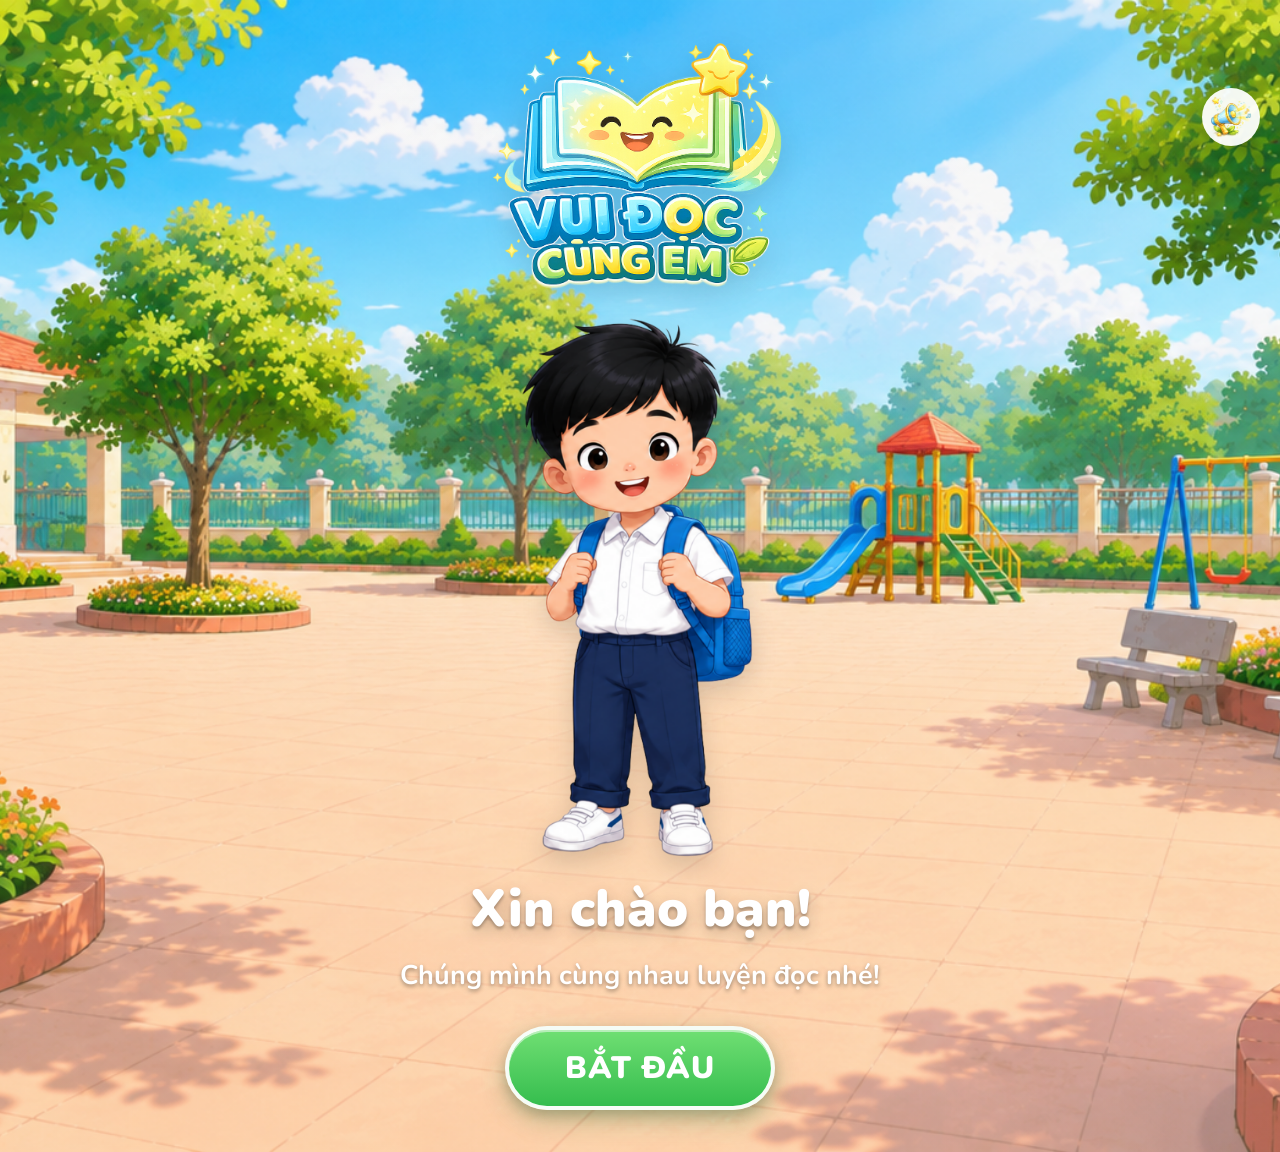
<file: index.html>
<!DOCTYPE html>
<html lang="vi">
<head>
    <meta charset="UTF-8">
    <meta name="viewport" content="width=device-width, initial-scale=1.0">
    <title>Vui đọc cùng em</title>
    <link   rel="icon" 
            type="image/png" 
            href="assets/logo/logo.png"
            >
    <!-- FONT NUNITO -->
<link
    rel="preconnect"
    href="https://fonts.googleapis.com"
>

<link
    rel="preconnect"
    href="https://fonts.gstatic.com"
    crossorigin
>

<link
    href="https://fonts.googleapis.com/css2?family=Nunito:wght@400;500;600;700;800;900&display=swap"
    rel="stylesheet"
>
    <link rel="stylesheet" href="style.css">
</head>

<body>

<button
    id="bgmToggleButton"
    class="bgm-toggle-button"
    type="button"
    aria-label="Tắt nhạc nền"
    title="Tắt nhạc nền"
>
    <img
        id="bgmToggleIcon"
        src="assets/icons/sound.png"
        alt="Bật hoặc tắt nhạc nền"
    >
</button>

<div id="app">

    <div class="home">

        <img src="assets/logo/logo.png" class="logo">

        <img src="assets/characters/avatar-nam.png" class="avatar">

        <h1>Xin chào bạn!</h1>

        <p>Chúng mình cùng nhau luyện đọc nhé!</p>

        <a href="pages/topics.html" class="start-button">BẮT ĐẦU</a>

    </div>

</div>
<script src="js/audio-manager.js"></script>
<script src="script.js"></script>

</body>
</html>
</file>
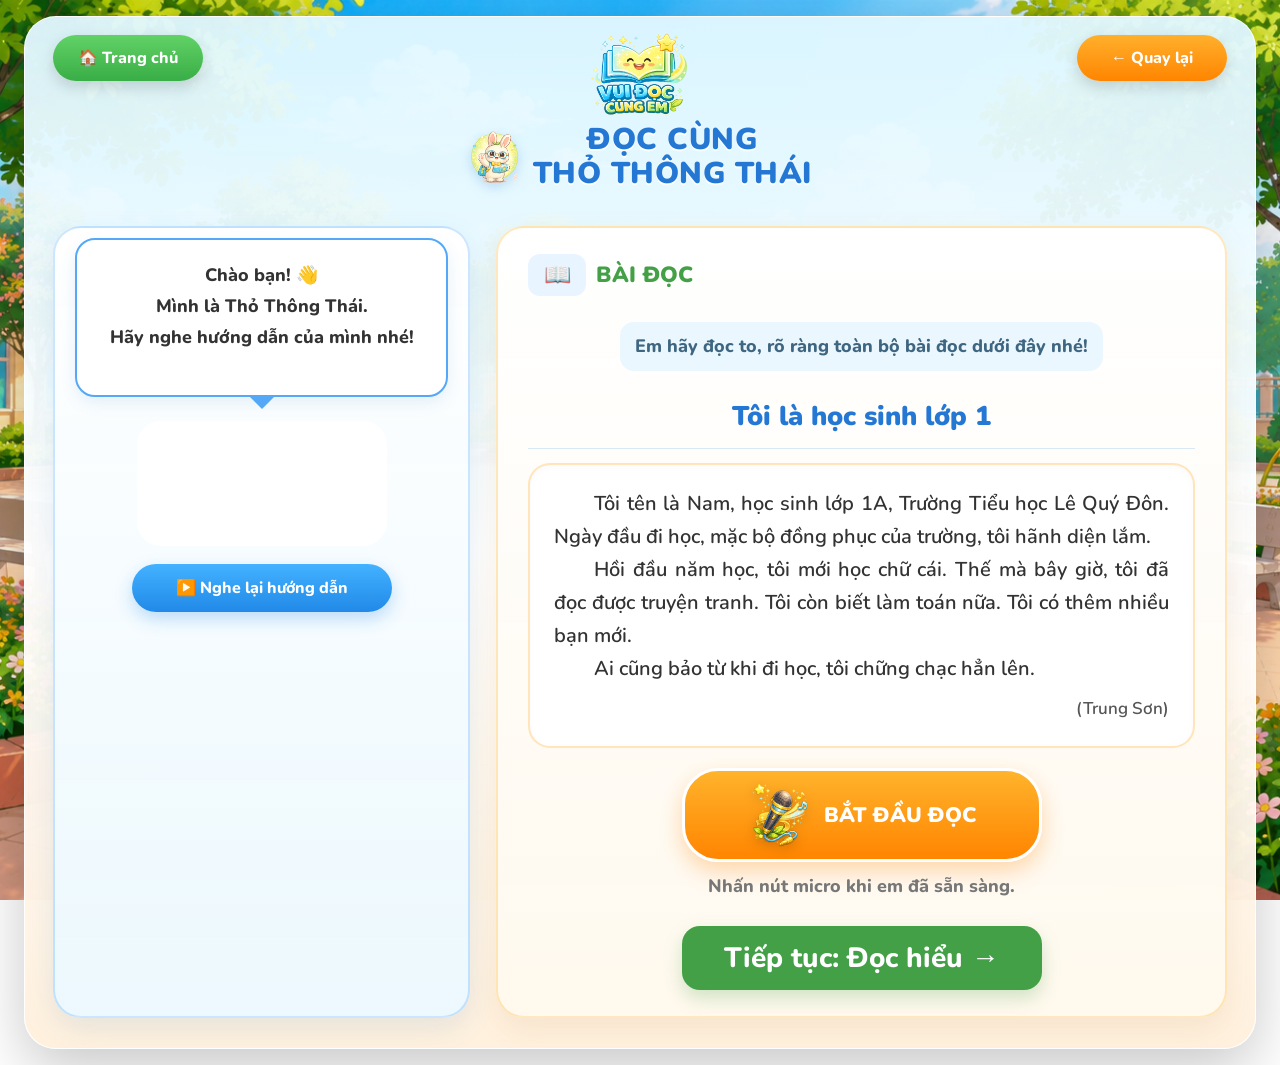
<file: pages/ai-reading.html>
<!DOCTYPE html>
<html lang="vi">

<head>

    <meta charset="UTF-8">

    <meta
        name="viewport"
        content="width=device-width, initial-scale=1.0"
    >

    <title>Đọc cùng Thỏ Thông Thái</title>

    <!-- ICON TRANG WEB -->
    <link
        rel="icon"
        type="image/png"
        href="../assets/logo/logo.png"
    >

    <!-- FONT NUNITO -->
    <link
        rel="preconnect"
        href="https://fonts.googleapis.com"
    >

    <link
        rel="preconnect"
        href="https://fonts.gstatic.com"
        crossorigin
    >

    <link
        href="https://fonts.googleapis.com/css2?family=Nunito:wght@400;600;700;800;900&display=swap"
        rel="stylesheet"
    >

    <!-- CSS CHUNG -->
    <link
        rel="stylesheet"
        href="../style.css"
    >

    <!-- CSS TRANG ĐỌC AI -->
    <link
        rel="stylesheet"
        href="ai-reading.css"
    >

</head>


<body>

    <!-- ========================================
         TRANG ĐỌC CÙNG AI
    ======================================== -->

    <main class="ai-reading-page">


        <!-- ========================================
             PHẦN ĐẦU TRANG
        ======================================== -->

        <header class="ai-header">


            <!-- TRANG CHỦ -->
            <a
                href="../index.html"
                class="nav-btn home-btn"
            >
                🏠 Trang chủ
            </a>


            <!-- LOGO + TIÊU ĐỀ -->
            <div class="ai-header-center">

                <img
                    src="../assets/logo/logo.png"
                    alt="Vui đọc cùng em"
                    class="ai-logo"
                >

                <h1 class="ai-title">
                    <img
                        src="../assets/popup/ai_icon.png"
                        alt="AI"
                        class="ai-title-icon"
                    >
                    <span>ĐỌC CÙNG <br>
                        THỎ THÔNG THÁI</span>
                </h1>

            </div>


            <!-- QUAY LẠI -->
            <button
                class="nav-btn back-btn"
                type="button"
                onclick="history.back()"
            >
                ← Quay lại
            </button>


        </header>


        <!-- ========================================
             KHU VỰC NỘI DUNG CHÍNH
        ======================================== -->

        <div class="ai-main-layout">


            <!-- ========================================
                 CỘT TRÁI: ROBOT AI
            ======================================== -->

            <section class="ai-left-panel">


                <!-- TIÊU ĐỀ NHỎ -->
               
                <!-- BONG BÓNG THOẠI -->
                <div
                    id="aiSpeechBubble"
                    class="ai-speech-bubble"
                >

                    <p>
                        Chào bạn! 👋
                    </p>

                    <p>
                        Mình là Thỏ Thông Thái.
                    </p>

                    <p>
                        Hãy nghe hướng dẫn của mình nhé!
                    </p>

                </div>

                <!-- VIDEO ROBOT -->
                <div class="robot-video-box">

                    <video
                        id="robotGuideVideo"
                        class="robot-guide-video"
                        playsinline
                        preload="metadata"
                    >

                        <source
                            src="../assets/video/ai-robot-guide.mp4"
                            type="video/mp4"
                        >

                        Trình duyệt của bạn không hỗ trợ video.

                    </video>

                </div>

                <!-- NÚT NGHE HƯỚNG DẪN -->
                <button
                    id="playGuideButton"
                    class="play-guide-button"
                    type="button"
                >
                    ▶️ Nghe lại hướng dẫn
                </button>


            </section>


            <!-- ========================================
                 CỘT PHẢI: BÀI ĐỌC
            ======================================== -->

            <section class="ai-right-panel">
                

                <!-- TÊN BÀI ĐỌC -->
                <div class="reading-heading">
                    <div class="reading-label-row">

                        <span class="reading-heading-icon">
                            📖
                        </span>

                        <p class="reading-label">
                            BÀI ĐỌC
                        </p>

                    </div>
                <!-- HƯỚNG DẪN NGẮN -->
                    <p class="reading-instruction">
                        Em hãy đọc to, rõ ràng toàn bộ bài đọc dưới đây nhé!
                    </p>
                    <h2
                        id="readingTitle"
                        class="reading-title"
                >
                    Tôi là học sinh lớp 1
                </h2>

            </div>

                <!-- NỘI DUNG TOÀN BỘ BÀI ĐỌC -->
                <div
                    id="readingContent"
                    class="reading-content"
                >

                    <p>
                        Nội dung toàn bộ bài đọc sẽ hiển thị ở đây.
                    </p>

                </div>


                <!-- NÚT BẮT ĐẦU ĐỌC -->
                <button
                    id="startReadingButton"
                    class="start-reading-button"
                    type="button"
                >

                    <img
                        src="../assets/icons/microphone.png"
                        alt=""
                        class="microphone-icon"
                    >

                    <span>
                        BẮT ĐẦU ĐỌC
                    </span>

                </button>
            <!-- NÚT NGHE LẠI BẢN GHI -->
            <button
                id="playRecordingButton"
                class="play-recording-button"
                type="button"
                hidden
            >
                🔊 NGHE LẠI BÀI ĐỌC
            </button>
            <!-- TRẠNG THÁI -->
            <p
                id="readingStatus"
                class="reading-status"
            >
                Nhấn nút micro khi em đã sẵn sàng.
            </p>

            <div
                id="readingResult"
                class="reading-result"
                hidden
            ></div>
<!-- NÚT CHUYỂN SANG ĐỌC HIỂU -->
<button
    id="goQuizButton"
    class="go-quiz-button"
    type="button"
    hidden
>
    Tiếp tục: Đọc hiểu →
</button>
            </section>

        </div>
    </main>
    <!-- JAVASCRIPT -->
    <script src="ai-reading.js"></script>

</body>

</html>
</file>
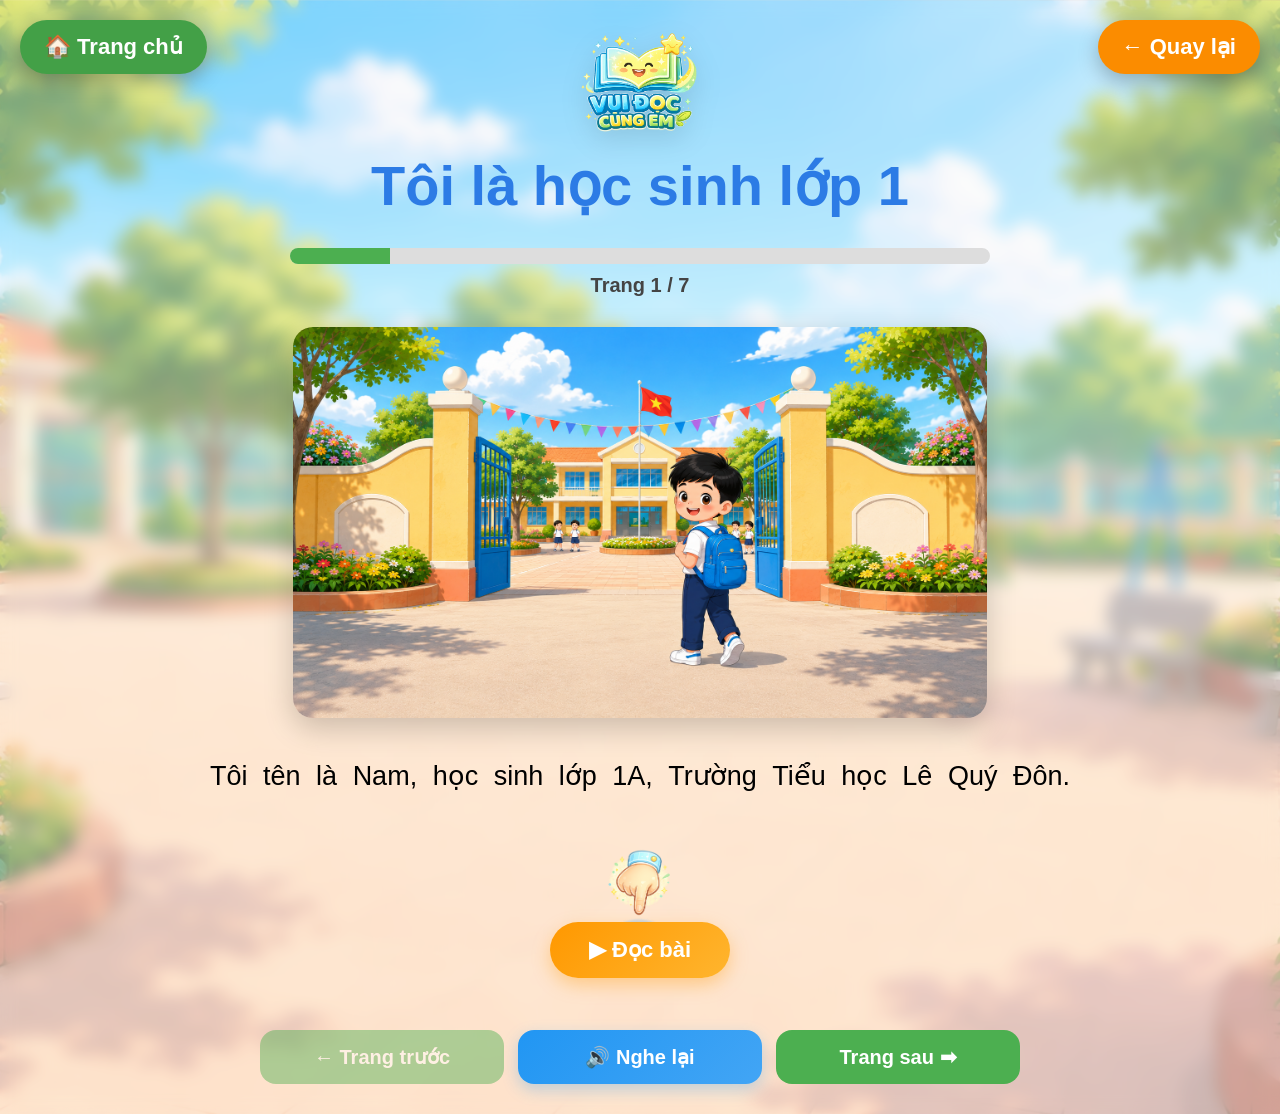
<file: pages/lesson.html>
<!DOCTYPE html>
<html lang="vi">

<head>

<meta charset="UTF-8">

<meta name="viewport" content="width=device-width, initial-scale=1.0">

<title>Bài đọc</title>
<link
        rel="icon"
        type="image/png"
        href="../assets/logo/logo.png"
    >
<link rel="stylesheet" href="../style.css">
<link rel="stylesheet" href="lesson.css">

</head>

<body>
<div class="top-nav">

    <a href="../index.html" class="nav-btn home-btn">
        🏠 Trang chủ
    </a>

    <button class="nav-btn back-btn" onclick="history.back()">
        ← Quay lại
    </button>

</div>
<div class="lesson-page">

<img
class="logo"
src="../assets/logo/logo.png"
>

<h1 id="lessonTitle">
    Tôi là học sinh lớp 1
</h1>

<div class="progress-area">

    <div class="progress-bar">

        <div id="progressFill" class="progress-fill"></div>

    </div>

    <p id="pageNumber">Trang 1 / 7</p>

</div>

<div id="lessonContainer">

</div>


<!-- ==========================
     KHU VỰC BẮT ĐẦU ĐỌC
========================== -->

<div
    id="readingStartGuide"
    class="reading-start-guide"
>

    <img
        src="../assets/icons/hand-pointer.png"
        class="hand-pointer"
        alt=""
    >

    <button
        id="startReadingBtn"
        class="start-reading-btn"
        type="button"
    >
        ▶ Đọc bài
    </button>

</div>

<div class="lesson-buttons">

    <button id="prevBtn">
        ← Trang trước
    </button>

    <button
        id="replayReadingBtn"
        class="replay-reading-btn"
        type="button"
    >
        🔊 Nghe lại
    </button>

    <button id="nextBtn">
        Trang sau →
    </button>

</div>

</div>
<!-- ==========================
     POPUP TỪ KHÓ
========================== -->

<div id="popup" class="popup">

    <div class="popup-content">

        <!-- Nút đóng góc phải -->
        <button
            id="closePopup"
            class="popup-close">
            ✕
        </button>

        <!-- Hình minh họa -->
        <img
            id="popupImage"
            alt="Hình minh họa từ vựng">

        <!-- Từ -->
        <h2 id="popupWord"></h2>

        <!-- Nghĩa -->
        <p id="popupMeaning"></p>

        <!-- Audio (ẩn) -->
        <audio id="popupAudio"></audio>

        <!-- Nghe lại -->
        <button
            id="playWordAudio"
            class="popup-action">

            🔊 Nghe lại

        </button>

        <!-- Đóng -->
        <button
            id="closePopupBottom"
            class="popup-action close">

            Đóng

        </button>

    </div>

</div>
<script src="lesson.js"></script>

</body>

</html>
</file>
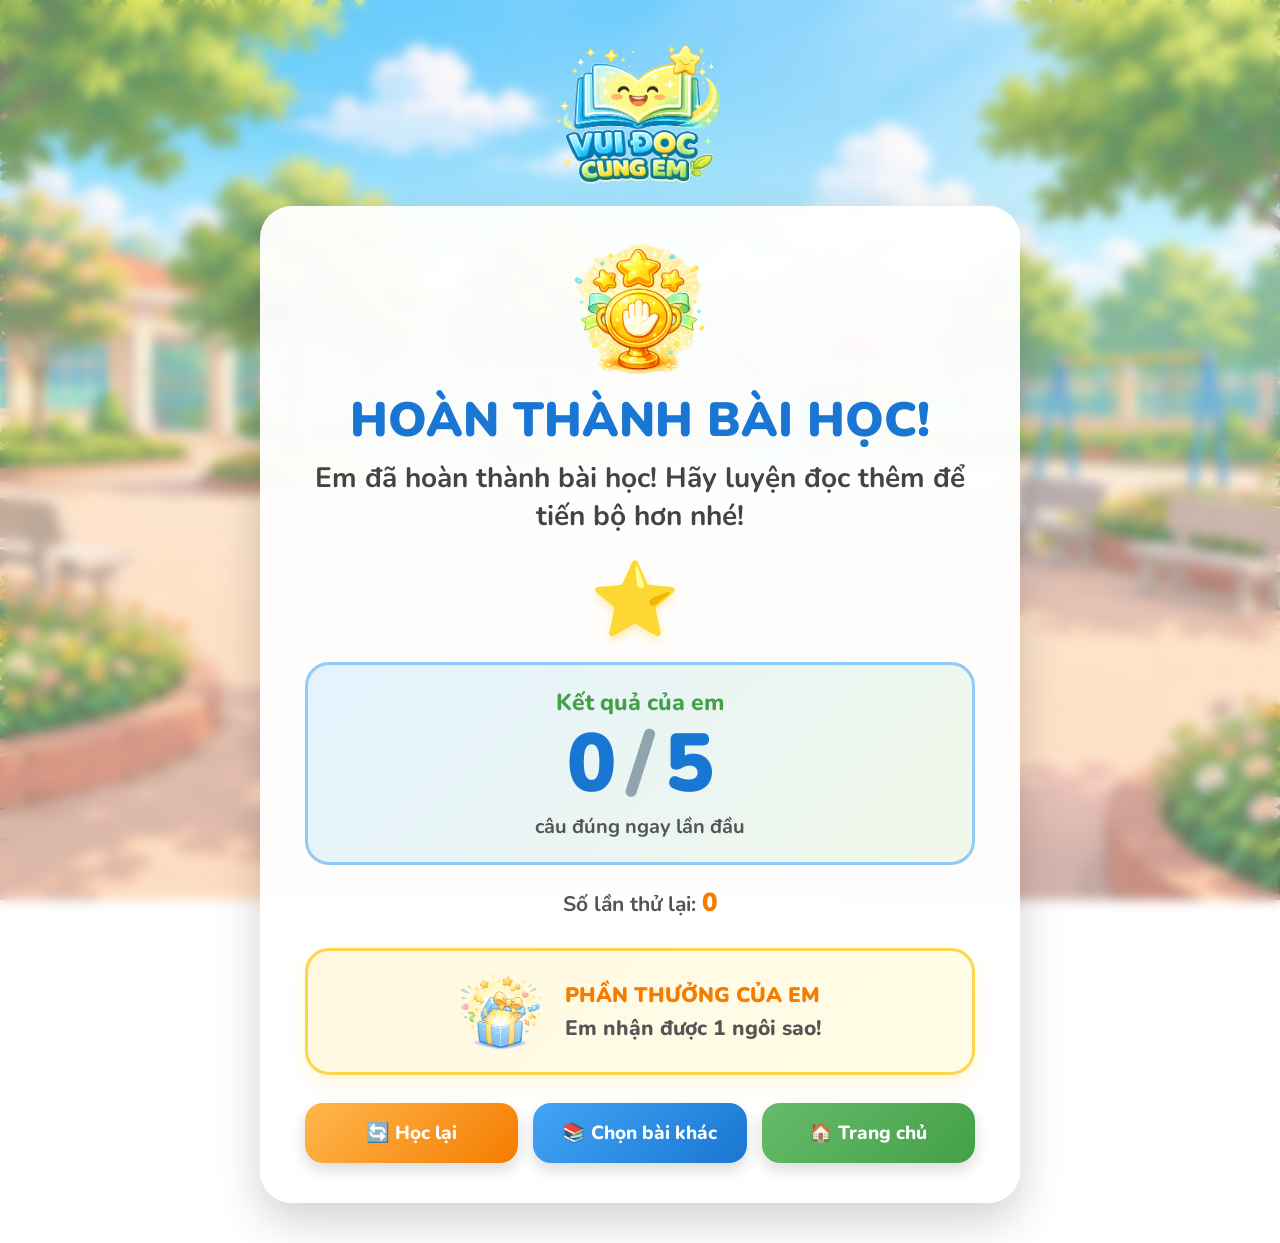
<file: pages/result.html>
<!DOCTYPE html>
<html lang="vi">

<head>

    <meta charset="UTF-8">

    <meta
        name="viewport"
        content="width=device-width, initial-scale=1.0"
    >

    <title>Kết quả bài học</title>
    <link
            rel="icon"
            type="image/png"
            href="../assets/logo/logo.png"
        >
    <!-- FONT NUNITO -->
    <link
        rel="preconnect"
        href="https://fonts.googleapis.com"
    >

    <link
        rel="preconnect"
        href="https://fonts.gstatic.com"
        crossorigin
    >

    <link
        href="https://fonts.googleapis.com/css2?family=Nunito:wght@400;500;600;700;800;900&display=swap"
        rel="stylesheet"
    >

    <!-- CSS CHUNG -->
    <link
        rel="stylesheet"
        href="../style.css"
    >

    <!-- CSS TRANG KẾT QUẢ -->
    <link
        rel="stylesheet"
        href="result.css"
    >

</head>


<body>

    <!-- ========================================
         TRANG KẾT QUẢ
    ======================================== -->

    <main class="result-page">


        <!-- LOGO -->
        <img
            src="../assets/logo/logo.png"
            alt="Vui đọc cùng em"
            class="result-logo"
        >


        <!-- KHUNG KẾT QUẢ -->
        <section class="result-card">


            <!-- ICON HOÀN THÀNH -->
            <img
                src="../assets/popup/trophy_icon.png"
                alt="Cúp thành tích"
                class="result-trophy"
            >


            <!-- TIÊU ĐỀ -->
            <h1>
                HOÀN THÀNH BÀI HỌC!
            </h1>


            <!-- LỜI KHEN -->
            <p
                id="resultMessage"
                class="result-message"
            >
                Em đã hoàn thành phần Đọc hiểu!
            </p>
            <!-- XẾP HẠNG SAO -->
            <div
                id="starRating"
                class="star-rating"
                aria-label="Xếp hạng kết quả"
            >
                ⭐ ⭐ ⭐
            </div>

            <!-- KẾT QUẢ -->
            <div class="score-box">

                <p class="score-label">
                    Kết quả của em
                </p>

                <div class="score-number">

                    <span id="correctScore">
                        0
                    </span>

                    <span class="score-divider">
                        /
                    </span>

                    <span id="totalScore">
                        5
                    </span>

                </div>

                <p class="score-description">
                    câu đúng ngay lần đầu
                </p>

            </div>


            <!-- SỐ LẦN THỬ LẠI -->
            <p class="wrong-attempts">

                Số lần thử lại:

                <strong id="wrongAttempts">
                    0
                </strong>

            </p>
    <!-- ========================================
        PHẦN THƯỞNG
    ======================================== -->

    <div class="reward-box">

        <img
            src="../assets/popup/reward_icon.png"
            alt="Phần thưởng"
            class="reward-icon"
        >

        <div class="reward-info">

            <p class="reward-title">
                PHẦN THƯỞNG CỦA EM
            </p>

            <p
                id="rewardText"
                class="reward-text"
            >
                Em nhận được 3 ngôi sao!
            </p>

        </div>

    </div>

            <!-- CÁC NÚT -->
            <div class="result-buttons">


                <!-- HỌC LẠI -->
                <button
                    id="retryButton"
                    class="result-button retry-button"
                    type="button"
                >
                    🔄 Học lại
                </button>


                <!-- CHỌN BÀI KHÁC -->
                <button
                    id="lessonListButton"
                    class="result-button lesson-list-button"
                    type="button"
                >
                    📚 Chọn bài khác
                </button>


                <!-- TRANG CHỦ -->
                <button
                    id="homeButton"
                    class="result-button home-button"
                    type="button"
                >
                    🏠 Trang chủ
                </button>


            </div>


        </section>


    </main>


    <!-- JAVASCRIPT -->
    <script src="result.js"></script>

</body>

</html>
</file>
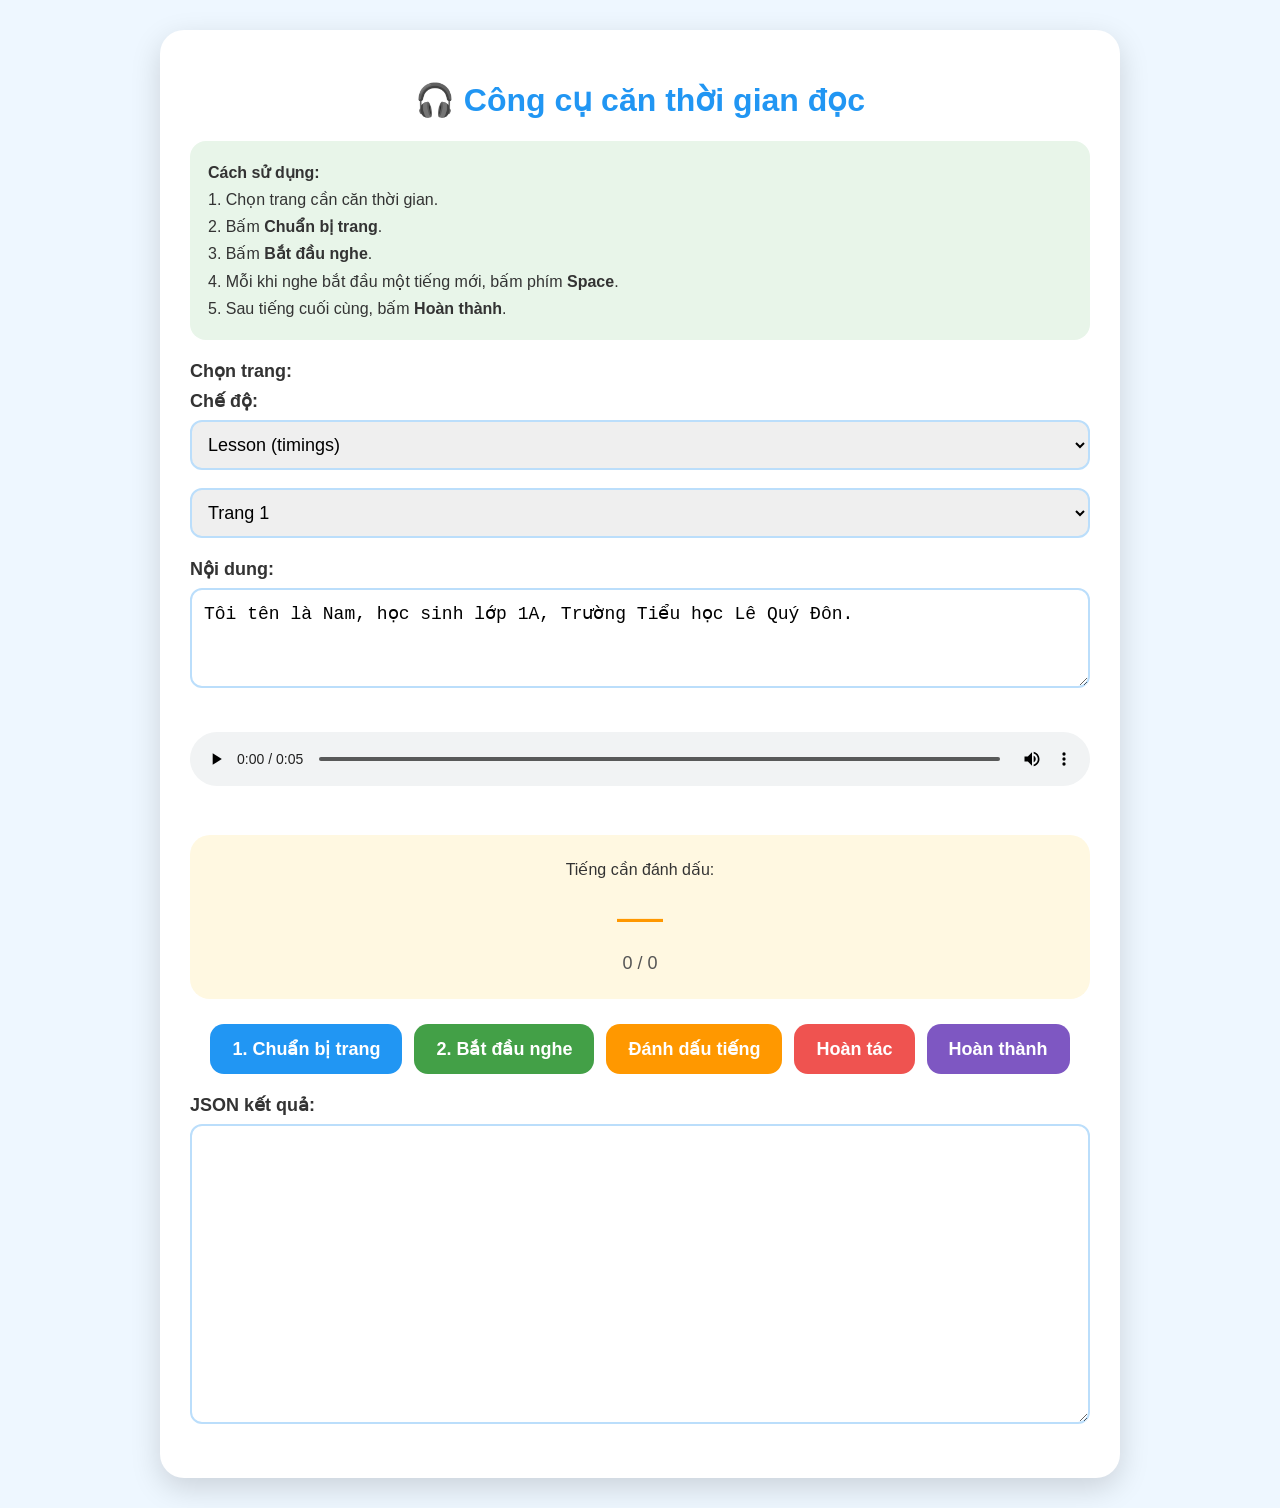
<file: pages/timing-tool.html>
<!DOCTYPE html>
<html lang="vi">

<head>
    <meta charset="UTF-8">

    <meta
        name="viewport"
        content="width=device-width, initial-scale=1.0"
    >

    <title>Công cụ căn thời gian đọc</title>

    <style>

        body {
            margin: 0;
            padding: 30px;

            font-family: Arial, sans-serif;

            background: #eef7ff;

            color: #333;
        }


        .tool {
            max-width: 900px;

            margin: 0 auto;

            padding: 30px;

            background: white;

            border-radius: 24px;

            box-shadow:
                0 10px 30px rgba(0, 0, 0, 0.15);
        }


        h1 {
            color: #2196f3;

            text-align: center;
        }


        .field {
            margin: 20px 0;
        }


        label {
            display: block;

            margin-bottom: 8px;

            font-size: 18px;
            font-weight: bold;
        }


        select,
        textarea {
            width: 100%;

            box-sizing: border-box;

            padding: 12px;

            border: 2px solid #bbdefb;

            border-radius: 12px;

            font-size: 18px;
        }


        textarea {
            min-height: 100px;

            resize: vertical;
        }


        audio {
            width: 100%;

            margin: 20px 0;
        }


        .current-word {
            margin: 25px 0;

            padding: 25px;

            border-radius: 20px;

            background: #fff8e1;

            text-align: center;
        }


        #currentWord {
            margin: 10px 0;

            color: #ff9800;

            font-size: 46px;
        }


        #progressText {
            font-size: 18px;

            color: #555;
        }


        .buttons {
            display: flex;

            flex-wrap: wrap;

            justify-content: center;

            gap: 12px;

            margin: 20px 0;
        }


        button {
            padding: 14px 22px;

            border: none;

            border-radius: 14px;

            font-size: 18px;
            font-weight: bold;

            cursor: pointer;
        }


        #prepareBtn {
            background: #2196f3;
            color: white;
        }


        #startBtn {
            background: #43a047;
            color: white;
        }


        #markBtn {
            background: #ff9800;
            color: white;
        }


        #undoBtn {
            background: #ef5350;
            color: white;
        }


        #finishBtn {
            background: #7e57c2;
            color: white;
        }


        .instructions {
            padding: 18px;

            border-radius: 16px;

            background: #e8f5e9;

            line-height: 1.7;
        }


        #output {
            min-height: 300px;

            font-family: Consolas, monospace;

            font-size: 15px;
        }

    </style>
</head>


<body>

<div class="tool">

    <h1>🎧 Công cụ căn thời gian đọc</h1>


    <div class="instructions">

        <strong>Cách sử dụng:</strong>

        <br>

        1. Chọn trang cần căn thời gian.

        <br>

        2. Bấm <strong>Chuẩn bị trang</strong>.

        <br>

        3. Bấm <strong>Bắt đầu nghe</strong>.

        <br>

        4. Mỗi khi nghe bắt đầu một tiếng mới,
        bấm phím <strong>Space</strong>.

        <br>

        5. Sau tiếng cuối cùng, bấm
        <strong>Hoàn thành</strong>.

    </div>


    <div class="field">

        <label for="pageSelect">
            Chọn trang:
        </label>
        <label>Chế độ:</label>

        <select id="modeSelect">
            <option value="lesson">Lesson (timings)</option>
            <option value="preview">Preview (previewTimings)</option>
        </select>

        <br><br>
        <select id="pageSelect">

        </select>

    </div>


    <div class="field">

        <label for="textInput">
            Nội dung:
        </label>

        <textarea id="textInput"></textarea>

    </div>


    <audio
        id="audioPlayer"
        controls
    >
    </audio>


    <div class="current-word">

        <div>
            Tiếng cần đánh dấu:
        </div>

        <div id="currentWord">
            —
        </div>

        <div id="progressText">
            0 / 0
        </div>

    </div>


    <div class="buttons">

        <button id="prepareBtn">
            1. Chuẩn bị trang
        </button>

        <button id="startBtn">
            2. Bắt đầu nghe
        </button>

        <button id="markBtn">
            Đánh dấu tiếng
        </button>

        <button id="undoBtn">
            Hoàn tác
        </button>

        <button id="finishBtn">
            Hoàn thành
        </button>

    </div>


    <div class="field">

        <label for="output">
            JSON kết quả:
        </label>

        <textarea
            id="output"
            readonly
        ></textarea>

    </div>

</div>


<script src="timing-tool.js"></script>

</body>

</html>
</file>
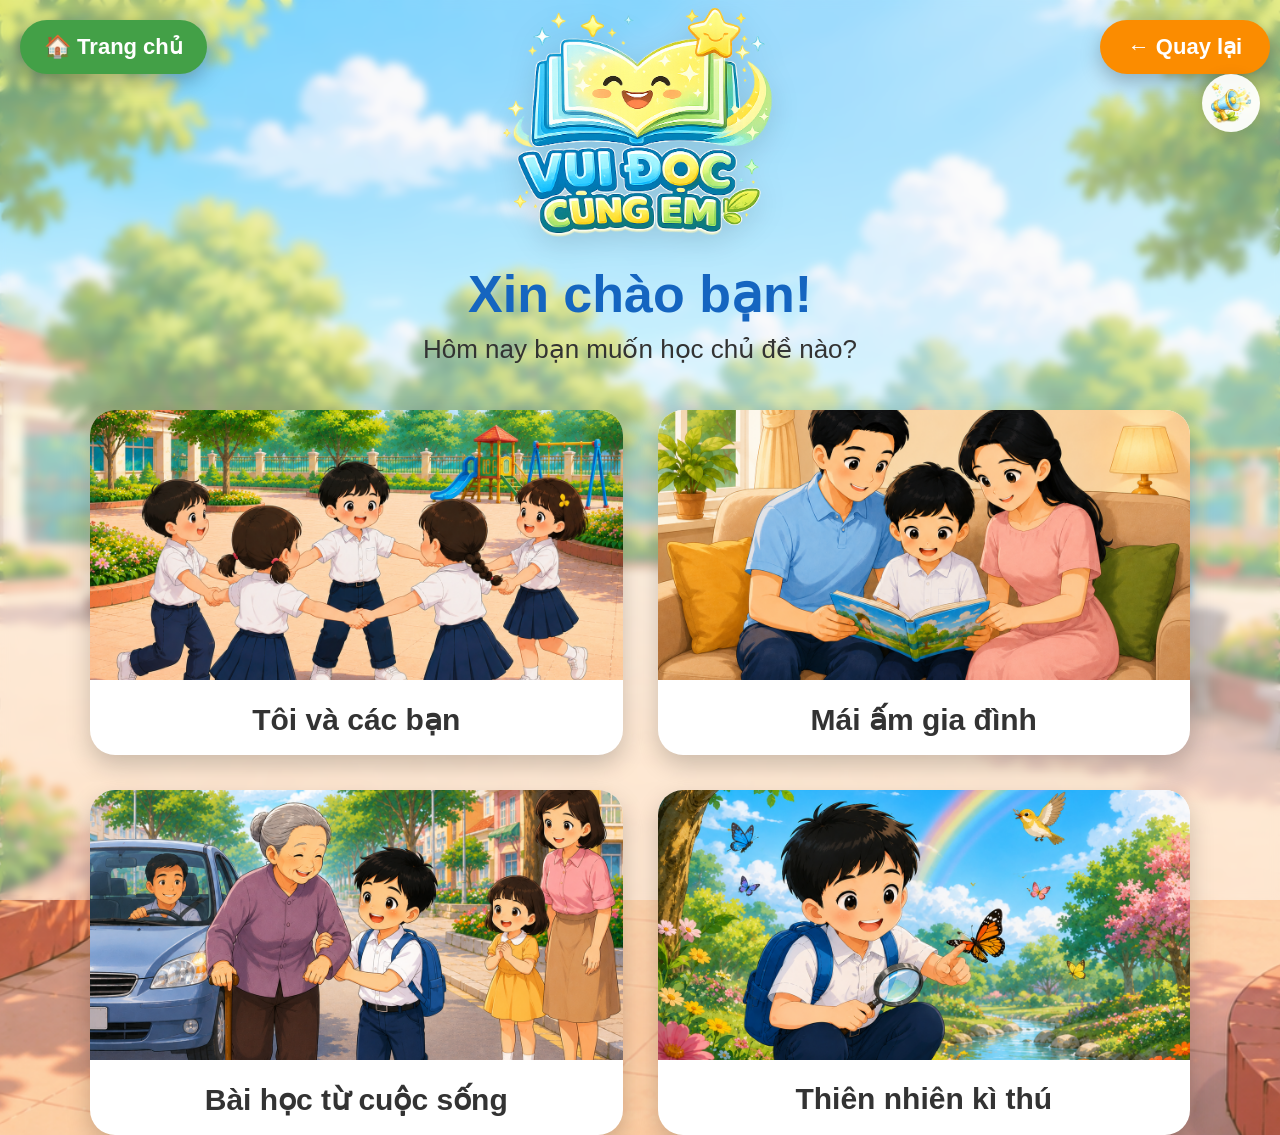
<file: pages/topics.html>
<!DOCTYPE html>
<html lang="vi">

<head>
    <meta charset="UTF-8">

    <meta
        name="viewport"
        content="width=device-width, initial-scale=1.0"
    >

    <title>Chọn chủ đề</title>
    <link
        rel="icon"
        type="image/png"
        href="../assets/logo/logo.png"
    >
    <link rel="stylesheet" href="../style.css">
    <link rel="stylesheet" href="topics.css">
</head>


<body>

    <!-- =========================
         NÚT BẬT / TẮT NHẠC NỀN
    ========================== -->

    <button
        id="bgmToggleButton"
        class="bgm-toggle-button"
        type="button"
        aria-label="Tắt nhạc nền"
        title="Tắt nhạc nền"
    >
        <img
            id="bgmToggleIcon"
            src="../assets/icons/sound.png"
            alt="Bật hoặc tắt nhạc nền"
        >
    </button>


    <!-- =========================
         THANH ĐIỀU HƯỚNG
    ========================== -->

    <div class="top-nav">

        <a
            href="../index.html"
            class="nav-btn home-btn"
        >
            🏠 Trang chủ
        </a>

        <button
            class="nav-btn back-btn"
            onclick="history.back()"
        >
            ← Quay lại
        </button>

    </div>


    <!-- =========================
         TRANG CHỌN CHỦ ĐỀ
    ========================== -->

    <div class="topic-page">

        <img
            src="../assets/logo/logo.png"
            class="logo"
            alt="Vui đọc cùng em"
        >

        <h1>Xin chào bạn!</h1>

        <p class="subtitle">
            Hôm nay bạn muốn học chủ đề nào?
        </p>


        <!-- DANH SÁCH CHỦ ĐỀ -->

        <div class="topic-grid">

            <a
                class="topic-card"
                href="lesson-list.html?topic=1"
            >
                <img
                    src="../assets/topics/chude1.png"
                    alt="Tôi và các bạn"
                >

                <h2>Tôi và các bạn</h2>
            </a>


            <a
                class="topic-card"
                href="lesson-list.html?topic=2"
            >
                <img
                    src="../assets/topics/chude2.png"
                    alt="Mái ấm gia đình"
                >

                <h2>Mái ấm gia đình</h2>
            </a>


            <a
                class="topic-card"
                href="lesson-list.html?topic=3"
            >
                <img
                    src="../assets/topics/chude3.png"
                    alt="Bài học từ cuộc sống"
                >

                <h2>Bài học từ cuộc sống</h2>
            </a>


            <a
                class="topic-card"
                href="lesson-list.html?topic=4"
            >
                <img
                    src="../assets/topics/chude4.png"
                    alt="Thiên nhiên kì thú"
                >

                <h2>Thiên nhiên kì thú</h2>
            </a>

        </div>

    </div>


    <!-- =========================
         JAVASCRIPT
    ========================== -->

    <script src="../js/audio-manager.js"></script>
    <script src="topics.js"></script>

</body>

</html>
</file>
<file: style.css>
/* ========================================
   VUI ĐỌC CÙNG EM
   TRANG CHỦ
======================================== */


/* ========================================
   RESET
======================================== */

* {
    margin: 0;
    padding: 0;
    box-sizing: border-box;
}


html,
body {
    width: 100%;
    min-height: 100%;
}


body {
    font-family:
        "Nunito",
        Arial,
        Helvetica,
        sans-serif;

    background:
        url("assets/background/home-bg.jpg")
        center center / cover
        no-repeat;

    min-height: 100vh;

    overflow-x: hidden;
}


/* ========================================
   KHUNG ỨNG DỤNG
======================================== */

#app {
    width: 100%;
    min-height: 100vh;
}


/* ========================================
   TRANG CHỦ
======================================== */

.home {
    position: relative;

    width: 100%;
    min-height: 100vh;

    padding:
        35px
        24px
        42px;

    display: flex;
    flex-direction: column;
    align-items: center;
    justify-content: center;

    text-align: center;

    overflow: hidden;
}


/* Lớp sáng nhẹ giúp giao diện trong trẻo hơn */

.home::before {
    content: "";

    position: absolute;
    inset: 0;

    background:
        linear-gradient(
            180deg,
            rgba(255, 255, 255, 0.08) 0%,
            rgba(255, 255, 255, 0.02) 45%,
            rgba(255, 244, 225, 0.12) 100%
        );

    pointer-events: none;
}


/* Đảm bảo nội dung nằm trên lớp phủ */

.home > * {
    position: relative;
    z-index: 1;
}


/* ========================================
   LOGO
======================================== */

.logo {
    width: min(300px, 58vw);

    height: auto;

    margin-bottom: 8px;

    object-fit: contain;

    filter:
        drop-shadow(
            0 8px 14px
            rgba(0, 0, 0, 0.12)
        );
}


/* ========================================
   NHÂN VẬT NAM
======================================== */

.avatar {
    width: min(255px, 48vw);

    height: auto;

    margin-top: 2px;
    margin-bottom: 12px;

    object-fit: contain;

    filter:
        drop-shadow(
            0 10px 12px
            rgba(0, 0, 0, 0.14)
        );

    animation:
        avatarFloat
        3.5s
        ease-in-out
        infinite;
}


/* Chuyển động rất nhẹ */

@keyframes avatarFloat {

    0%,
    100% {
        transform: translateY(0);
    }

    50% {
        transform: translateY(-6px);
    }

}


/* ========================================
   TIÊU ĐỀ CHÀO MỪNG
======================================== */

.home h1 {
    margin: 4px 0 0;

    font-size:
        clamp(
            34px,
            5vw,
            52px
        );

    font-weight: 900;

    line-height: 1.15;

    color: #ffffff;

    text-shadow:
        0 3px 3px rgba(0, 0, 0, 0.25),
        0 6px 16px rgba(0, 0, 0, 0.20);
}


/* ========================================
   CÂU GIỚI THIỆU
======================================== */

.home p {
    max-width: 600px;

    margin:
        10px
        auto
        24px;

    padding:
        8px
        18px;

    font-size:
        clamp(
            19px,
            2.6vw,
            27px
        );

    font-weight: 700;

    line-height: 1.4;

    color: #ffffff;

    text-shadow:
        0 2px 4px rgba(0, 0, 0, 0.38);
}


/* ========================================
   NÚT BẮT ĐẦU
======================================== */

.start-button {
    min-width: 270px;

    display: inline-flex;
    align-items: center;
    justify-content: center;

    padding:
        17px
        55px;

    font-size:
        clamp(
            24px,
            3vw,
            31px
        );

    font-weight: 900;

    letter-spacing: 1px;

    color: #ffffff;

    text-decoration: none;

    background:
        linear-gradient(
            180deg,
            #70df73 0%,
            #35bd4e 100%
        );

    border:
        4px solid
        rgba(255, 255, 255, 0.95);

    border-radius: 999px;

    box-shadow:
        0 10px 24px
        rgba(35, 120, 55, 0.30),

        0 5px 12px
        rgba(0, 0, 0, 0.16),

        inset 0 2px 0
        rgba(255, 255, 255, 0.50);

    cursor: pointer;

    transition:
        transform 0.22s ease,
        box-shadow 0.22s ease,
        background 0.22s ease;
}


.start-button:hover {
    transform:
        translateY(-4px)
        scale(1.03);

    background:
        linear-gradient(
            180deg,
            #7bea7d 0%,
            #3cca58 100%
        );

    box-shadow:
        0 14px 28px
        rgba(35, 120, 55, 0.35),

        0 7px 16px
        rgba(0, 0, 0, 0.18),

        inset 0 2px 0
        rgba(255, 255, 255, 0.60);
}


.start-button:active {
    transform:
        translateY(1px)
        scale(0.97);
}


/* ========================================
   NÚT BẬT / TẮT NHẠC NỀN
======================================== */

.bgm-toggle-button {
    position: fixed;

    top: 88px;
    right: 20px;

    width: 58px;
    height: 58px;

    padding: 8px;

    border: none;

    border-radius: 50%;

    background:
        rgba(
            255,
            255,
            255,
            0.94
        );

    box-shadow:
        0 6px 18px
        rgba(0, 0, 0, 0.16);

    cursor: pointer;

    z-index: 9999;

    transition:
        transform 0.2s ease,
        box-shadow 0.2s ease;
}


.bgm-toggle-button img {
    width: 100%;
    height: 100%;

    display: block;

    object-fit: contain;

    pointer-events: none;
}


.bgm-toggle-button:hover {
    transform: scale(1.08);

    box-shadow:
        0 8px 22px
        rgba(0, 0, 0, 0.22);
}


.bgm-toggle-button:active {
    transform: scale(0.92);
}


/* ========================================
   MÀN HÌNH TABLET
======================================== */

@media (max-width: 768px) {

    .home {
        padding:
            28px
            22px
            34px;

        justify-content: center;
    }


    .logo {
        width: min(240px, 55vw);

        margin-bottom: 5px;
    }


    .avatar {
        width: min(220px, 48vw);

        margin-bottom: 8px;
    }


    .home p {
        margin-bottom: 22px;
    }


    .start-button {
        min-width: 250px;

        padding:
            15px
            46px;
    }


    .bgm-toggle-button {
        top: 20px;
        right: 20px;

        width: 54px;
        height: 54px;
    }

}


/* ========================================
   ĐIỆN THOẠI
======================================== */

@media (max-width: 480px) {

    body {
        min-height: 100dvh;
    }


    #app {
        min-height: 100dvh;
    }


    .home {
        min-height: 100dvh;

        padding:
            22px
            18px
            26px;

        justify-content: center;
    }


    .logo {
        width: 180px;

        margin-bottom: 4px;
    }


    .avatar {
        width: 175px;

        margin-top: 0;
        margin-bottom: 8px;
    }


    .home h1 {
        font-size: 36px;
    }


    .home p {
        max-width: 330px;

        margin:
            8px
            auto
            20px;

        padding:
            4px
            8px;

        font-size: 20px;

        line-height: 1.35;
    }


    .start-button {
        width: min(88%, 330px);

        min-width: 0;

        padding:
            14px
            30px;

        font-size: 26px;

        border-width: 3px;
    }


    .bgm-toggle-button {
        top: 18px;
        right: 18px;

        width: 50px;
        height: 50px;

        padding: 7px;
    }

}


/* ========================================
   ĐIỆN THOẠI MÀN HÌNH THẤP
======================================== */

@media (
    max-width: 480px
)
and
(
    max-height: 700px
) {

    .home {
        padding-top: 16px;
        padding-bottom: 18px;
    }


    .logo {
        width: 150px;
    }


    .avatar {
        width: 145px;
    }


    .home h1 {
        font-size: 32px;
    }


    .home p {
        margin-bottom: 14px;

        font-size: 18px;
    }


    .start-button {
        padding:
            12px
            28px;

        font-size: 24px;
    }

}
</file>
<file: pages/ai-reading.css>
/* ========================================
   TRANG ĐỌC CÙNG AI
======================================== */

* {
    box-sizing: border-box;
}

html,
body {
    margin: 0;
    padding: 0;
    min-height: 100%;
}

body {
    min-height: 100vh;

    font-family:
        "Nunito",
        Arial,
        sans-serif;

    background:
        url("../assets/background/home-bg.jpg")
        center / cover
        fixed
        no-repeat;
}


/* ========================================
   KHUNG TRANG CHÍNH
======================================== */

.ai-reading-page {
    width:
        min(
            calc(100% - 48px),
            1280px
        );

    min-height:
        calc(100vh - 32px);

    margin:
        16px
        auto;

    padding:
        18px
        28px
        30px;

    position: relative;

    background:
        linear-gradient(
            180deg,
            rgba(224, 247, 255, 0.96) 0%,
            rgba(255, 255, 255, 0.97) 52%,
            rgba(255, 240, 220, 0.97) 100%
        );

    border:
        1px solid
        rgba(255, 255, 255, 0.9);

    border-radius: 32px;

    box-shadow:
        0 20px 60px
        rgba(0, 0, 0, 0.22);

    overflow: hidden;
}


/* ========================================
   PHẦN ĐẦU TRANG
======================================== */

.ai-header {
    width: 100%;

    min-height: 110px;

    display: grid;

    grid-template-columns:
        180px
        1fr
        180px;

    align-items: start;

    gap: 20px;

    margin-bottom: 16px;
}


/* ========================================
   NÚT ĐIỀU HƯỚNG
======================================== */

.nav-btn {
    min-width: 150px;

    padding:
        12px
        20px;

    border: none;

    border-radius: 28px;

    color: #ffffff;

    font-family:
        "Nunito",
        Arial,
        sans-serif;

    font-size: 16px;

    font-weight: 800;

    text-decoration: none;

    text-align: center;

    cursor: pointer;

    box-shadow:
        0 6px 15px
        rgba(0, 0, 0, 0.15);

    transition:
        transform
        0.2s
        ease,
        box-shadow
        0.2s
        ease;
}

.home-btn {
    justify-self: start;

    background:
        linear-gradient(
            180deg,
            #61d266,
            #39ad46
        );
}

.back-btn {
    justify-self: end;

    background:
        linear-gradient(
            180deg,
            #ffb02d,
            #ff8500
        );
}

.nav-btn:hover {
    transform:
        translateY(-2px);

    box-shadow:
        0 9px 20px
        rgba(0, 0, 0, 0.20);
}

.nav-btn:active {
    transform:
        scale(0.97);
}


/* ========================================
   LOGO + TIÊU ĐỀ GIỮA
======================================== */

.ai-header-center {
    display: flex;

    flex-direction: column;

    align-items: center;

    justify-content: flex-start;
}

.ai-logo {
    display: block;

    width: 100px;

    height: auto;

    margin:
        -4px
        auto
        2px;
}

/* ========================================
   TIÊU ĐỀ ĐỌC CÙNG AI
======================================== */


.ai-title{

    margin:4px 0 18px;

    display:flex;

    justify-content:center;

    align-items:center;

    gap:12px;

    width:fit-content;

    margin-left:auto;

    margin-right:auto;

    color:#2478d4;

    font-size:30px;

    font-weight:900;

    letter-spacing:.5px;

    text-shadow:0 2px 0 rgba(255,255,255,.95);

}

.ai-title span{

    display:block;

    text-align:center;

    line-height:1.15;

}

.ai-title-icon{

    width:52px;

    height:52px;

    flex-shrink:0;

}


/* ICON AI TRONG TIÊU ĐỀ */

.ai-title-icon {
    width: 52px;
    height: 52px;

    object-fit: contain;

    display: block;

    flex-shrink: 0;

    filter:
        drop-shadow(
            0 4px 6px
            rgba(36, 120, 212, 0.22)
        );
}


/* ========================================
   BỐ CỤC CHÍNH 2 CỘT
======================================== */

.ai-main-layout {
    width: 100%;

    display: grid;

    grid-template-columns:
        minmax(320px, 0.8fr)
        minmax(500px, 1.4fr);

    gap: 26px;

    align-items: stretch;
}


/* ========================================
   CỘT TRÁI
======================================== */

.ai-left-panel {
    min-width: 0;

    padding:
        22px
        20px;

    display: flex;

    flex-direction: column;

    align-items: center;

    border:
        2px solid
        rgba(75, 167, 255, 0.28);

    border-radius: 28px;

    background:
        linear-gradient(
            180deg,
            rgba(255, 255, 255, 0.97),
            rgba(235, 248, 255, 0.95)
        );

    box-shadow:
        0 10px 28px
        rgba(42, 125, 190, 0.12);
}


/* ========================================
   TIÊU ĐỀ CỘT
======================================== */

.panel-title {
    margin:
        0
        0
        14px;

    color: #2478d4;

    font-size: 22px;

    font-weight: 900;

    text-align: center;
}


/* ========================================
   VIDEO ROBOT
======================================== */

.robot-video-box {
    width: 100%;

    max-width: 250px;

    overflow: hidden;

    border-radius: 24px;

    background: #ffffff;
    margin-top:24px;
}

.robot-guide-video {
    display: block;

    width: 100%;

    height: auto;

    border-radius: 24px;

    object-fit: cover;
}


/* ========================================
   BONG BÓNG THOẠI
======================================== */

.ai-speech-bubble {
    width: 100%;

    position: relative;

    margin-top: -12px;

    padding:
        18px
        20px;

    border:
        2px solid
        #55a8f7;

    border-radius: 20px;
    
    background: #ffffff;

    box-shadow:
        0 6px 16px
        rgba(40, 120, 200, 0.10);
}


/* MŨI TÊN BONG BÓNG HƯỚNG LÊN */

/* MŨI NHỌN BÊN NGOÀI */
.ai-speech-bubble::before {
    content: "";

    position: absolute;

    left: 50%;
    bottom: -14px;

    transform: translateX(-50%);

    width: 0;
    height: 0;

    border-left: 14px solid transparent;
    border-right: 14px solid transparent;
    border-top: 14px solid #55a8f7;
}


/* MŨI NHỌN MÀU TRẮNG BÊN TRONG */
.ai-speech-bubble::after {
    content: "";

    position: relative;

    left: 50%;
    bottom: -10px;

    transform: translateX(-50%);

    width: 0;
    height: 0;

    border-left: 11px solid transparent;
    border-right: 11px solid transparent;
    border-top: 11px solid #ffffff;
}

.ai-speech-bubble p {
    margin:
        4px
        0;

    color: #333333;

    font-size: 18px;

    font-weight: 800;

    line-height: 1.5;

    text-align: center;
}


/* ========================================
   NÚT NGHE HƯỚNG DẪN
======================================== */

.play-guide-button {
    width: 100%;

    max-width: 260px;

    margin-top: 18px;

    padding:
        13px
        20px;

    border: none;

    border-radius: 28px;

    background:
        linear-gradient(
            180deg,
            #43b2ff,
            #2189e8
        );

    color: #ffffff;

    font-family:
        "Nunito",
        Arial,
        sans-serif;

    font-size: 16px;

    font-weight: 800;

    cursor: pointer;

    box-shadow:
        0 7px 17px
        rgba(33, 137, 232, 0.27);

    transition:
        transform
        0.2s
        ease,
        box-shadow
        0.2s
        ease;
}

.play-guide-button:hover {
    transform:
        translateY(-2px);

    box-shadow:
        0 10px 22px
        rgba(33, 137, 232, 0.34);
}

.play-guide-button:active {
    transform:
        scale(0.97);
}


/* ========================================
   CỘT PHẢI
======================================== */

.ai-right-panel {
    min-width: 0;

    padding:
        26px
        30px;

    display: flex;

    flex-direction: column;

    border:
        2px solid
        rgba(255, 178, 45, 0.30);

    border-radius: 28px;

    background:
        linear-gradient(
            180deg,
            rgba(255, 255, 255, 0.98),
            rgba(255, 249, 238, 0.97)
        );

    box-shadow:
        0 10px 28px
        rgba(170, 110, 30, 0.10);
}


/* ========================================
   TIÊU ĐỀ BÀI ĐỌC
======================================== */

.reading-heading {
    display: flex;

    align-items: center;

    gap: 14px;

    padding-bottom: 16px;

    border-bottom:
        1px solid
        rgba(36, 120, 212, 0.14);
}

.reading-heading-icon {
    width: 58px;

    height: 58px;

    flex:
        0
        0
        58px;

    display: flex;

    align-items: center;

    justify-content: center;

    border-radius: 18px;

    background:
        linear-gradient(
            180deg,
            #e9f6ff,
            #d8edff
        );

    font-size: 30px;
}

.reading-label {
    margin:
        0
        0
        3px;

    color: #49a44d;

    font-size: 14px;

    font-weight: 900;

    letter-spacing: 1px;
}

.reading-title {
    margin: 0;

    color: #2478d4;

    font-size: 28px;

    font-weight: 900;

    line-height: 1.25;
}


/* ========================================
   HƯỚNG DẪN BÀI ĐỌC
======================================== */

.reading-instruction {
    margin:
        8px
        0
        14px;

    padding:
        11px
        15px;

    border-radius: 14px;

    background:
        rgba(231, 246, 255, 0.85);

    color: #3f6680;

    font-size: 18px;

    font-weight: 800;

    line-height: 1.5;
}


/* ========================================
   NỘI DUNG BÀI ĐỌC
======================================== */

.reading-content {
    width: 100%;

    flex: 1;

    min-height: 280px;

    margin-bottom: 20px;

    padding:
        22px
        24px;

    border:
        2px solid
        rgba(255, 181, 55, 0.35);

    border-radius: 22px;

    background:
        #ffffff;

    color: #303030;

    font-size: 20px;

    font-weight: 600;

    line-height: 1.85;

    box-shadow:
        inset
        0
        2px
        8px
        rgba(0, 0, 0, 0.025);
}

.reading-content p {
    margin: 0;
}


/* ========================================
   NÚT BẮT ĐẦU ĐỌC
======================================== */

.start-reading-button {
    width: 100%;

    max-width: 360px;

    min-height: 40px;

    margin:
        auto
        auto
        0;

    padding:
        12px
        24px;

    display: flex;

    align-items: center;

    justify-content: center;

    gap: 12px;

    border:
        3px solid
        #ffffff;

    border-radius: 36px;

    background:
        linear-gradient(
            180deg,
            #ffb32c,
            #ff8500
        );

    color: #ffffff;

    font-family:
        "Nunito",
        Arial,
        sans-serif;

    font-size: 21px;

    font-weight: 900;

    cursor: pointer;

    box-shadow:
        0 9px 22px
        rgba(255, 133, 0, 0.30);

    transition:
        transform
        0.2s
        ease,
        box-shadow
        0.2s
        ease;
}

.start-reading-button:hover {
    transform:
        translateY(-2px);

    box-shadow:
        0 12px 26px
        rgba(255, 133, 0, 0.36);
}

.start-reading-button:active {
    transform:
        scale(0.97);
}

/* ========================================
   ICON MICROPHONE - NỔI BẬT CHO HỌC SINH
======================================== */

.microphone-icon {
    width: 64px;
    height: 64px;

    object-fit: contain;
    display: block;

    flex-shrink: 0;

    filter:
        drop-shadow(
            0 4px 6px
            rgba(0, 0, 0, 0.18)
        );
}

/* ========================================
   TRẠNG THÁI ĐỌC
======================================== */

.reading-status {
    margin:
        12px
        0
        0;

    color: #777777;

    font-size: 18px;

    font-weight: 800;

    text-align: center;
}


/* ========================================
   TABLET
======================================== */

@media (
    min-width: 768px
)
and (
    max-width: 1000px
) {

    .ai-reading-page {
        width:
            calc(100% - 28px);

        padding:
            18px
            20px
            28px;
    }


    .ai-main-layout {
        grid-template-columns:
            minmax(280px, 0.8fr)
            minmax(400px, 1.2fr);

        gap: 18px;
    }


    .ai-left-panel {
        padding:
            20px
            16px;
    }


    .ai-right-panel {
        padding:
            22px
            20px;
    }


    .reading-title {
        font-size: 24px;
    }


    .reading-content {
        font-size: 18px;
    }

}


/* ========================================
   ĐIỆN THOẠI
======================================== */

@media (
    max-width: 767px
) {

    .ai-reading-page {
        width: 100%;

        max-width: 430px;

        min-height: 100vh;

        margin: 0 auto;

        padding:
            16px
            14px
            28px;

        border: none;

        border-radius: 0;
    }


    /* HEADER ĐIỆN THOẠI */

    .ai-header {
        min-height: auto;

        grid-template-columns:
            1fr
            1fr;

        grid-template-areas:
            "home back"
            "center center";

        gap:
            14px
            10px;

        margin-bottom: 16px;
    }


    .home-btn {
        grid-area: home;

        justify-self: start;
    }


    .back-btn {
        grid-area: back;

        justify-self: end;
    }


    .ai-header-center {
        grid-area: center;
    }


    .nav-btn {
        min-width: 135px;

        padding:
            11px
            16px;

        font-size: 15px;
    }


    .ai-logo {
        width: 100px;

        margin:
            0
            auto
            2px;
    }


    .ai-title {
        font-size: 27px;
    }


    /* CHUYỂN 2 CỘT THÀNH 1 CỘT */

    .ai-main-layout {
        display: flex;

        flex-direction: column;

        gap: 16px;
    }


    /* ROBOT */

    .ai-left-panel {
        padding:
            18px
            14px;
    }


    .panel-title {
        font-size: 20px;
    }


    .robot-video-box {
        max-width: 300px;
    }


    .ai-speech-bubble {
        max-width: 340px;

        padding:
            15px
            16px;
    }


    .ai-speech-bubble p {
        font-size: 14px;
    }


    /* BÀI ĐỌC */

    .ai-right-panel {
        padding:
            20px
            16px;
    }


    .reading-heading-icon {
        width: 50px;

        height: 50px;

        flex-basis: 50px;

        font-size: 25px;
    }


    .reading-title {
        font-size: 23px;
    }


    .reading-instruction {
        font-size: 14px;
    }


    .reading-content {
        min-height: 220px;

        padding:
            18px
            17px;

        font-size: 18px;

        line-height: 1.75;
    }


    .start-reading-button {
        min-height: 64px;

        font-size: 19px;
    }


    .microphone-icon {
        width: 34px;

        height: 34px;
    }

}


/* ========================================
   ĐIỆN THOẠI NHỎ
======================================== */

@media (
    max-width: 380px
) {

    .nav-btn {
        min-width: 125px;

        padding:
            10px
            12px;

        font-size: 14px;
    }


    .ai-title {
        font-size: 24px;
    }


    .robot-video-box {
        max-width: 170px;
    }


    .reading-title {
        width: 100%;

        margin: 4px 0 0;

        color: #2478d4;

        font-size: 26px;
        font-weight: 900;

        line-height: 1.25;

        /* Giữ nguyên cách viết tên bài */
        text-transform: none;

        /* Căn giữa tên bài */
        text-align: center;
    }

    .reading-content {
        font-size: 17px;
    }

}
/* ========================================
   ICON AI - TIÊU ĐỀ TRỢ LÝ ĐỌC AI
======================================== */

.guide-title {
    display: flex;
    align-items: center;
    justify-content: center;

    gap: 8px;
}

.guide-title-icon {
    width: 32px;
    height: 32px;

    object-fit: contain;
    display: block;

    flex-shrink: 0;

    filter:
        drop-shadow(
            0 3px 5px
            rgba(36, 120, 212, 0.20)
        );
}
/* ========================================
   TRÌNH BÀY TOÀN BỘ BÀI ĐỌC
======================================== */

.full-reading-text {
    width: 100%;
}


/* ========================================
   PHẦN VĂN BẢN
======================================== */

.reading-text {
    width: 100%;

    color: #333333;

    font-size: 20px;
    font-weight: 600;
    line-height: 1.65;

    text-align: left;
}


/* ========================================
   TỪNG ĐOẠN VĂN
======================================== */

.reading-paragraph {
    margin: 0 0 12px;
    padding: 0;

    /* Lùi đầu dòng giống sách giáo khoa */
    text-indent: 2em;

    text-align: justify;
}


/* ĐOẠN CUỐI KHÔNG CẦN KHOẢNG CÁCH LỚN */

.reading-paragraph:last-child {
    margin-bottom: 8px;
}


/* ========================================
   TÊN TÁC GIẢ
======================================== */

.reading-author {
    margin:
        8px
        8px
        0
        0;

    text-align: right;

    color: #555555;

    font-size: 17px;
    font-weight: 600;

    font-style: normal;
}
/* ========================================
   PHẦN ĐẦU BÀI ĐỌC
======================================== */

.reading-heading {
    width: 100%;

    display: flex;
    flex-direction: column;
    align-items: center;

    padding-bottom: 14px;
    margin-bottom: 14px;

    border-bottom: 1px solid #d9e8f5;
}


/* DÒNG ICON + CHỮ BÀI ĐỌC */

.reading-label-row {
    width: 100%;

    display: flex;
    align-items: center;
    justify-content: flex-start;

    gap: 10px;

    margin-bottom: 4px;
}


/* ICON QUYỂN SÁCH */

.reading-heading-icon {
    width: 42px;
    height: 42px;

    flex-shrink: 0;

    display: flex;
    align-items: center;
    justify-content: center;

    border-radius: 12px;

    background: #e8f4ff;

    font-size: 22px;
    line-height: 1;
}


/* CHỮ BÀI ĐỌC */

.reading-label {
    margin: 0;

    color: #43a047;

    font-size: 22px;
    font-weight: 900;
    line-height: 1;

    letter-spacing: 0.3px;
}


/* TÊN BÀI */

.reading-title {
    width: 100%;

    margin: 0;

    color: #2478d4;

    font-size: 27px;
    font-weight: 900;
    line-height: 1.3;

    text-align: center;

    /* Không tự động chuyển thành chữ in hoa */
    text-transform: none;
}
/* ========================================
   TRẠNG THÁI AI ĐANG NGHE
======================================== */

.start-reading-button.is-listening {
    animation: listeningPulse 1.2s infinite;
}

.start-reading-button.is-listening .microphone-icon {
    animation: microphonePulse 0.8s infinite alternate;
}

@keyframes listeningPulse {

    0% {
        transform: scale(1);
        box-shadow:
            0 8px 20px rgba(255, 133, 0, 0.28);
    }

    50% {
        transform: scale(1.04);
        box-shadow:
            0 10px 30px rgba(255, 133, 0, 0.5);
    }

    100% {
        transform: scale(1);
        box-shadow:
            0 8px 20px rgba(255, 133, 0, 0.28);
    }
}

@keyframes microphonePulse {

    from {
        transform: scale(1);
    }

    to {
        transform: scale(1.15);
    }
}
/* ========================================
   TRẠNG THÁI AI ĐANG PHÂN TÍCH
======================================== */
.reading-status:has(.reading-status-ai-icon) {
    display: flex;

    align-items: center;
    justify-content: center;

    gap: 8px;
}
.reading-status-ai-icon {
    width: 30px;
    height: 30px;

    object-fit: contain;

    flex-shrink: 0;
}
/* ========================================
   NÚT NGHE LẠI BẢN GHI
======================================== */

.play-recording-button {
    width: 100%;
    max-width: 360px;

    margin:
        12px
        auto
        0;

    padding:
        12px
        20px;

    display: block;

    border:
        2px solid
        #58aaf7;

    border-radius: 28px;

    background:
        linear-gradient(
            180deg,
            #69c5ff,
            #2d98ee
        );

    color: #ffffff;

    font-family:
        "Nunito",
        Arial,
        sans-serif;

    font-size: 16px;
    font-weight: 900;

    cursor: pointer;

    box-shadow:
        0 6px 16px
        rgba(45, 152, 238, 0.25);

    transition:
        transform 0.2s ease,
        box-shadow 0.2s ease;
}


.play-recording-button:hover {
    transform:
        translateY(-2px);

    box-shadow:
        0 9px 20px
        rgba(45, 152, 238, 0.32);
}


.play-recording-button:active {
    transform:
        scale(0.97);
}


/* GIỮ NÚT ẨN KHI CÓ THUỘC TÍNH HIDDEN */

.play-recording-button[hidden] {
    display: none;
}
.reading-result{

margin-top:20px;

padding:18px;

background:#fffef6;

border:3px solid #ffd36b;

border-radius:18px;

font-size:22px;

line-height:1.8;

color:#444;

box-shadow:0 8px 18px rgba(0,0,0,.08);

}

.reading-result h3{

margin:0 0 12px;

color:#ff8c00;

font-size:30px;

text-align:center;

}

.reading-score{

font-size:42px;

font-weight:700;

color:#2d8cff;

text-align:center;

margin-bottom:15px;

}

.good{

color:#28a745;

font-weight:bold;

}

.bad{

display:inline-block;

background:#ffe8e8;

color:#d60000;

padding:6px 12px;

border-radius:12px;

margin:5px;

font-weight:bold;

}
/* ==========================
   MOBILE TITLE
========================== */

@media screen and (max-width:768px){

    .main-title,
    .page-title,
    h1{

        width:300px;

        margin:0 auto;

        text-align:center;

        line-height:1.2;

        white-space:normal;

        word-break:keep-all;

        font-size:20px;

    }

}
/* ========================================
   MOBILE - AI TITLE
======================================== */

@media screen and (max-width:768px){

    .ai-title{

        display:flex;

        justify-content:center;

        align-items:center;

        flex-wrap:wrap;

        width:220px;

        margin:10px auto 20px;

        gap:4px 10px;

        font-size:22px;

        line-height:1.2;

        text-align:center;

    }

}
/* ========================================
   NÚT CHUYỂN SANG ĐỌC HIỂU
======================================== */

.go-quiz-button{

    display:block;
    font-family:
        "Nunito",
        Arial,
        sans-serif;

    margin:28px auto 0;

    width:360px;

    height:64px;

    border:none;

    border-radius:18px;

    background:#43A047;

    color:#fff;

    font-size:28px;

    font-weight:800;

    cursor:pointer;

    box-shadow:
        0 8px 18px rgba(67,160,71,.25);

}

.go-quiz-button:hover{

    transform:translateY(-2px);

}
</file>
<file: pages/lesson.css>
body{
    margin:0;
        font-family:
        "Nunito",
        Arial,
        sans-serif;
    background:url("../assets/background/home-bg.jpg");
    background-size:cover;
    background-position:center;
}

.lesson-page{
    min-height:100vh;
    display:flex;
    flex-direction:column;
    align-items:center;
    padding:30px;
    backdrop-filter:blur(8px);
    background:rgba(255,255,255,.45);
    text-align:center;
}

.logo{
    width:120px;
    margin-bottom:20px;
}

#lessonTitle{
    color:#2c7be5;
    font-size:56px;
    margin-bottom:20px;
}

.lesson-image{
    width:80%;
    max-width:700px;
    border-radius:20px;
    box-shadow:0 10px 30px rgba(0,0,0,.2);
}

.lesson-text{
    max-width:900px;
    font-size:27px;
    line-height:1.8;
    margin:30px auto;

    word-break: keep-all;
    overflow-wrap: normal;
}

.lesson-buttons{
    display:flex;
    gap:20px;
    margin-top:30px;
}

.lesson-buttons button{
    padding:15px 35px;
    font-size:22px;
    border:none;
    border-radius:15px;
    background:#4CAF50;
    color:white;
    cursor:pointer;
    
}

.lesson-buttons button:disabled{
    opacity:.5;
}.progress-area{
    width:80%;
    max-width:700px;
    margin:10px auto 30px;
}

.progress-bar{
    width:100%;
    height:16px;
    background:#ddd;
    border-radius:20px;
    overflow:hidden;
}

.progress-fill{
    width:0%;
    height:100%;
    background:#4CAF50;
    transition:.3s;
}

#pageNumber{
    margin-top:10px;
    font-size:20px;
    font-weight:bold;
    color:#444;
}
.word{

    transition:.25s;

    padding:2px 4px;

    border-radius:6px;

}

/* ==========================
   TỪ CÓ THỂ BẤM
========================== */

.word[data-word]{

    color:#1976D2;

    font-weight:bold;

    cursor:pointer;

    border-bottom:3px dotted #42A5F5;

}

.word[data-word]:hover{

    background:#FFF3CD;

    color:#E65100;

    transform:scale(1.05);

}

/* Khi đang đọc tới */

.word.active{

    background:#FFD54F;

    color:#E65100;

}

.word.active{

    background:#FFD54F;

    color:#E65100;

}/* ==========================
   POPUP TỪ KHÓ
========================== */

.popup{

    position:fixed;
    inset:0;

    display:none;
    justify-content:center;
    align-items:center;

    background:rgba(0,0,0,.45);

    backdrop-filter:blur(4px);

    z-index:9999;

}

.popup-content{

    position:relative;

    width:500px;
    max-width:90%;

    background:#ffffff;

    border-radius:28px;

    padding:30px;

    text-align:center;

    box-shadow:0 20px 50px rgba(0,0,0,.30);

    animation:popupShow .25s ease;

}

@keyframes popupShow{

    from{

        transform:translateY(20px) scale(.9);

        opacity:0;

    }

    to{

        transform:translateY(0) scale(1);

        opacity:1;

    }

}

.popup-close{

    position:absolute;

    top:15px;

    right:15px;

    width:42px;

    height:42px;

    border:none;

    border-radius:50%;

    background:#f44336;

    color:white;

    font-size:22px;

    font-weight:bold;

    cursor:pointer;

    transition:.25s;

}

.popup-close:hover{

    transform:scale(1.08);

    background:#d32f2f;

}

#popupImage{

    width:260px;

    max-width:100%;

    border-radius:18px;

    margin-top:10px;

    margin-bottom:20px;

    box-shadow:0 8px 20px rgba(0,0,0,.18);

}

#popupWord{

    font-size:38px;

    color:#2196F3;

    margin-bottom:15px;

}

#popupMeaning{

    font-size:24px;

    line-height:1.7;

    color:#444;

    margin-bottom:25px;

}

.popup-action{

    width:100%;

    padding:16px;

    margin-top:12px;

    border:none;

    border-radius:16px;

    font-size:24px;

    font-weight:bold;

    cursor:pointer;

    transition:.25s;

}

.popup-action:hover{

    transform:translateY(-2px);

}

#playWordAudio{

    background:#43A047;

    color:white;

}

#playWordAudio:hover{

    background:#2E7D32;

}

.popup-action.close{

    background:#2196F3;

    color:white;

}

.popup-action.close:hover{

    background:#1565C0;

}

/* ==========================
   THANH ĐIỀU HƯỚNG
========================== */

.top-nav{

    position:fixed;

    top:20px;

    left:20px;

    right:20px;

    display:flex;

    justify-content:space-between;

    z-index:999;

}

.nav-btn{

    display:flex;

    align-items:center;

    justify-content:center;

    gap:8px;

    padding:14px 24px;

    border:none;

    border-radius:50px;

    text-decoration:none;

    background:#2196F3;

    color:white;

    font-size:22px;

    font-weight:bold;

    cursor:pointer;

    box-shadow:0 8px 20px rgba(0,0,0,.25);

    transition:.25s;

}

.nav-btn:hover{

    transform:translateY(-3px);

    background:#1976D2;

}

.nav-btn:active{

    transform:scale(.96);

}

.home-btn{

    background:#43A047;

}

.home-btn:hover{

    background:#2E7D32;

}

.back-btn{

    background:#FB8C00;

}

.back-btn:hover{

    background:#EF6C00;

}
/* ========================================
   HƯỚNG DẪN HỌC SINH BẮT ĐẦU ĐỌC
======================================== */

.reading-start-guide {
    position: relative;

    display: flex;
    flex-direction: column;
    align-items: center;

    margin: 18px auto 22px;

    width: fit-content;
}


/* Bàn tay chỉ dẫn */

.hand-pointer {
    width: 70px;
    height: auto;

    object-fit: contain;

    margin-bottom: -5px;

    pointer-events: none;

    animation: handPoint 0.8s ease-in-out infinite alternate;
}


/* Chuyển động bàn tay */

@keyframes handPoint {

    from {
        transform: translateY(-7px);
    }

    to {
        transform: translateY(5px);
    }

}


/* Nút Đọc bài */

.start-reading-btn {
    min-width: 180px;

    padding: 15px 28px;

    border: none;
    border-radius: 30px;

    background: linear-gradient(
        135deg,
        #ff9800,
        #ffb52e
    );

    color: white;

    font-size: 22px;
    font-weight: 700;

    cursor: pointer;

    box-shadow:
        0 7px 18px rgba(255, 152, 0, 0.35);

    transition:
        transform 0.2s ease,
        box-shadow 0.2s ease;
}


.start-reading-btn:hover {
    transform: scale(1.06);

    box-shadow:
        0 9px 22px rgba(255, 152, 0, 0.45);
}


.start-reading-btn:active {
    transform: scale(0.95);
}


/* Ẩn phần hướng dẫn sau khi bắt đầu đọc */

.reading-start-guide.hidden {
    display: none;
}
/* ========================================
   RESPONSIVE - MÁY TÍNH BẢNG VÀ ĐIỆN THOẠI
======================================== */

/* Giúp padding không làm phần tử tràn màn hình */
* {
    box-sizing: border-box;
}


/* ========================================
   MÁY TÍNH BẢNG
   Màn hình từ 768px trở xuống
======================================== */

@media (max-width: 768px) {

    body {
        background-attachment: scroll;
    }

    .lesson-page {
        min-height: 100vh;
        padding:
            100px
            20px
            30px;
    }

    .logo {
        width: 95px;
        margin-bottom: 12px;
    }

    #lessonTitle {
        font-size: 38px;
        line-height: 1.25;
        margin-top: 10px;
        margin-bottom: 18px;
    }

    .progress-area {
        width: 95%;
        margin-bottom: 22px;
    }

    .lesson-image {
        width: 95%;
        max-width: 600px;
    }

    .lesson-text {
        width: 100%;
        max-width: 700px;

        font-size: 24px;
        line-height: 1.7;

        margin: 22px auto;
    }

    .top-nav {
        top: 12px;
        left: 12px;
        right: 12px;

        gap: 10px;
    }

    .nav-btn {
        padding: 11px 18px;
        font-size: 17px;
    }

    .lesson-buttons {
        width: 100%;

        justify-content: center;

        gap: 12px;

        margin-top: 22px;
    }

    .lesson-buttons button {
        padding: 14px 22px;
        font-size: 18px;
    }

    .popup-content {
        width: 90%;
        max-height: 90vh;

        padding: 25px 20px;

        overflow-y: auto;
    }

    #popupImage {
        width: 220px;
    }

    #popupWord {
        font-size: 32px;
    }

    #popupMeaning {
        font-size: 21px;
    }

}


/* ========================================
   ĐIỆN THOẠI
   Màn hình từ 480px trở xuống
======================================== */

@media (max-width: 480px) {

    .lesson-page {
        padding:
            88px
            14px
            24px;
    }

    .logo {
        width: 78px;
        margin-bottom: 8px;
    }

    #lessonTitle {
        font-size: 29px;
        line-height: 1.25;

        margin-top: 8px;
        margin-bottom: 15px;
    }

    .progress-area {
        width: 100%;
        margin:
            5px
            auto
            18px;
    }

    .progress-bar {
        height: 12px;
    }

    #pageNumber {
        font-size: 16px;
        margin-top: 7px;
    }

    .lesson-image {
        width: 100%;

        border-radius: 15px;
    }

    .lesson-text {
        width: 100%;

        font-size: 20px;
        line-height: 1.65;

        margin: 20px auto;

        text-align: left;
    }

    .word {
        padding: 1px 2px;
    }

    .top-nav {
        top: 10px;
        left: 8px;
        right: 8px;

        gap: 8px;
    }

    .nav-btn {
        flex: 1;

        max-width: 155px;

        padding: 10px 10px;

        font-size: 15px;

        white-space: nowrap;
    }

    .reading-start-guide {
        margin:
            14px
            auto
            18px;
    }

    .hand-pointer {
        width: 55px;
    }

    .start-reading-btn {
        min-width: 160px;

        padding: 13px 24px;

        font-size: 19px;
    }

    .lesson-buttons {
        width: 100%;

        display: flex;

        gap: 8px;

        margin-top: 20px;
    }

    .lesson-buttons button {
        flex: 1;

        min-width: 0;

        padding: 13px 8px;

        font-size: 16px;

        border-radius: 12px;
    }

    .popup {
        padding: 12px;
    }

    .popup-content {
        width: 100%;

        max-width: 380px;
        max-height: 90vh;

        padding:
            50px
            18px
            20px;

        border-radius: 22px;

        overflow-y: auto;
    }

    .popup-close {
        top: 10px;
        right: 10px;

        width: 38px;
        height: 38px;

        font-size: 19px;
    }

    #popupImage {
        width: 180px;

        margin-bottom: 14px;
    }

    #popupWord {
        font-size: 29px;

        margin:
            8px
            0
            10px;
    }

    #popupMeaning {
        font-size: 19px;
        line-height: 1.55;

        margin-bottom: 18px;
    }

    .popup-action {
        padding: 13px;

        font-size: 19px;

        border-radius: 13px;
    }

}
/* ========================================
   NÚT NGHE LẠI BÀI ĐỌC
======================================== */

.lesson-buttons {
    display: flex;
    align-items: center;
    justify-content: center;

    gap: 14px;

    width: 100%;
    max-width: 760px;

    margin: 30px auto 0;
}


.lesson-buttons button {
    flex: 1;

    min-width: 0;

    padding: 15px 18px;

    border: none;
    border-radius: 16px;

    font-size: 20px;
    font-weight: 700;

    cursor: pointer;

    transition:
        transform 0.2s ease,
        box-shadow 0.2s ease,
        opacity 0.2s ease;
}


/* Trang trước và Trang sau */

#prevBtn,
#nextBtn {
    background: #4CAF50;
    color: white;
}


/* Nút Nghe lại */

#replayReadingBtn {
    background:
        linear-gradient(
            135deg,
            #2196F3,
            #42A5F5
        );

    color: white;

    box-shadow:
        0 6px 16px
        rgba(33, 150, 243, 0.28);
}


#replayReadingBtn:hover {
    transform: translateY(-2px);

    box-shadow:
        0 8px 20px
        rgba(33, 150, 243, 0.38);
}


.lesson-buttons button:active {
    transform: scale(0.96);
}


/* Nút bị khóa */

.lesson-buttons button:disabled {
    opacity: 0.45;

    cursor: not-allowed;
}


/* ========================================
   ĐIỆN THOẠI
======================================== */

@media (max-width: 600px) {

    .lesson-buttons {
        gap: 8px;

        padding: 0 8px;

        box-sizing: border-box;
    }


    .lesson-buttons button {
        padding: 13px 7px;

        font-size: 15px;

        border-radius: 14px;
    }


    #replayReadingBtn {
        flex: 0.9;
    }

}
</file>
<file: pages/result.css>
/* ========================================
   THIẾT LẬP CHUNG
======================================== */

* {
    box-sizing: border-box;
}

html,
body {
    margin: 0;
    padding: 0;
    width: 100%;
    min-height: 100%;
}

body {
    font-family:
        "Nunito",
        Arial,
        sans-serif;

    background:
        url("../assets/background/home-bg.jpg")
        center center / cover
        fixed
        no-repeat;

    overflow-x: hidden;
}


/* ========================================
   TRANG KẾT QUẢ
======================================== */

.result-page {
    width: 100%;
    min-height: 100vh;

    display: flex;
    flex-direction: column;
    align-items: center;
    justify-content: center;

    padding: 40px 20px;

    background:
        rgba(255, 255, 255, 0.35);

    backdrop-filter: blur(6px);
}


/* ========================================
   LOGO
======================================== */

.result-logo {
    width: 170px;
    max-width: 40vw;

    margin-bottom: 20px;

    object-fit: contain;

    animation:
        logoFloat
        3s
        ease-in-out
        infinite;
}


@keyframes logoFloat {

    0%,
    100% {
        transform: translateY(0);
    }

    50% {
        transform: translateY(-7px);
    }

}


/* ========================================
   KHUNG KẾT QUẢ
======================================== */

.result-card {
    width: 90%;
    max-width: 760px;

    padding: 35px 45px 40px;

    text-align: center;

    background:
        rgba(255, 255, 255, 0.96);

    border-radius: 32px;

    box-shadow:
        0 18px 45px
        rgba(0, 0, 0, 0.18);

    animation:
        resultAppear
        0.6s
        ease;
}


@keyframes resultAppear {

    from {
        opacity: 0;
        transform:
            translateY(25px)
            scale(0.96);
    }

    to {
        opacity: 1;
        transform:
            translateY(0)
            scale(1);
    }

}


/* ========================================
   ICON CÚP
======================================== */

.result-trophy {
    width: 135px;
    height: 135px;

    object-fit: contain;

    margin-bottom: 5px;

    animation:
        trophyBounce
        1.8s
        ease-in-out
        infinite;
}


@keyframes trophyBounce {

    0%,
    100% {
        transform:
            translateY(0)
            rotate(0deg);
    }

    50% {
        transform:
            translateY(-8px)
            rotate(2deg);
    }

}


/* ========================================
   TIÊU ĐỀ
======================================== */

.result-card h1 {
    margin:
        5px
        0
        10px;

    color: #1976D2;

    font-size:
        clamp(
            30px,
            4vw,
            48px
        );

    font-weight: 900;

    line-height: 1.2;
}


/* ========================================
   LỜI KHEN
======================================== */

.result-message {
    margin:
        0
        0
        25px;

    color: #444;

    font-size:
        clamp(
            20px,
            2.5vw,
            28px
        );

    font-weight: 700;
}


/* ========================================
   KHUNG ĐIỂM
======================================== */

.score-box {
    width: 100%;

    padding: 22px;

    margin-bottom: 20px;

    background:
        linear-gradient(
            135deg,
            #E3F2FD,
            #F1F8E9
        );

    border:
        3px solid
        #90CAF9;

    border-radius: 24px;
}


.score-label {
    margin:
        0
        0
        5px;

    color: #43A047;

    font-size: 23px;

    font-weight: 800;
}


.score-number {
    display: flex;
    align-items: center;
    justify-content: center;

    gap: 10px;

    margin:
        5px
        0;

    color: #1976D2;

    font-size:
        clamp(
            55px,
            8vw,
            82px
        );

    font-weight: 900;

    line-height: 1;
}


.score-divider {
    color: #90A4AE;
}


.score-description {
    margin:
        8px
        0
        0;

    color: #555;

    font-size: 20px;

    font-weight: 700;
}


/* ========================================
   SỐ LẦN THỬ LẠI
======================================== */

.wrong-attempts {
    margin:
        0
        0
        28px;

    color: #555;

    font-size: 21px;

    font-weight: 700;
}


.wrong-attempts strong {
    color: #F57C00;

    font-size: 26px;

    font-weight: 900;
}


/* ========================================
   CÁC NÚT
======================================== */

.result-buttons {
    display: grid;

    grid-template-columns:
        repeat(
            3,
            1fr
        );

    gap: 15px;

    width: 100%;
}


.result-button {
    min-height: 60px;

    padding:
        14px
        16px;

    border: none;

    border-radius: 18px;

    color: white;

    font-family:
        "Nunito",
        Arial,
        sans-serif;

    font-size: 19px;

    font-weight: 800;

    cursor: pointer;

    box-shadow:
        0 7px 15px
        rgba(0, 0, 0, 0.14);

    transition:
        transform 0.2s ease,
        box-shadow 0.2s ease,
        filter 0.2s ease;
}


.result-button:hover {
    transform:
        translateY(-3px);

    box-shadow:
        0 10px 20px
        rgba(0, 0, 0, 0.18);

    filter:
        brightness(1.05);
}


.result-button:active {
    transform:
        translateY(0)
        scale(0.98);
}


/* HỌC LẠI */

.retry-button {
    background:
        linear-gradient(
            135deg,
            #FFB74D,
            #F57C00
        );
}


/* CHỌN BÀI KHÁC */

.lesson-list-button {
    background:
        linear-gradient(
            135deg,
            #42A5F5,
            #1976D2
        );
}


/* TRANG CHỦ */

.home-button {
    background:
        linear-gradient(
            135deg,
            #66BB6A,
            #43A047
        );
}


/* ========================================
   RESPONSIVE
======================================== */
/* ========================================
   XẾP HẠNG SAO
======================================== */

.star-rating {
    display: flex;
    align-items: center;
    justify-content: center;

    min-height: 80px;

    margin:
        5px
        0
        22px;

    font-size:
        clamp(
            48px,
            7vw,
            72px
        );

    letter-spacing: 10px;

    line-height: 1;

    filter:
        drop-shadow(
            0 5px 5px
            rgba(255, 193, 7, 0.3)
        );

    animation:
        starsAppear
        0.8s
        ease;
}


@keyframes starsAppear {

    0% {
        opacity: 0;

        transform:
            scale(0.3)
            rotate(-8deg);
    }

    60% {
        transform:
            scale(1.15)
            rotate(3deg);
    }

    100% {
        opacity: 1;

        transform:
            scale(1)
            rotate(0deg);
    }

}
@media (
    max-width: 700px
) {

    .result-page {
        padding:
            25px
            15px;
    }


    .result-card {
        width: 100%;

        padding:
            28px
            20px
            30px;
    }


    .result-trophy {
        width: 110px;
        height: 110px;
    }


    .result-buttons {
        grid-template-columns:
            1fr;
    }


    .result-button {
        width: 100%;
    }

}
/* ========================================
   PHẦN THƯỞNG
======================================== */

.reward-box {
    width: 100%;

    display: flex;
    align-items: center;
    justify-content: center;

    gap: 20px;

    margin:
        0
        0
        28px;

    padding:
        18px
        25px;

    background:
        linear-gradient(
            135deg,
            #FFF8E1,
            #FFFDE7
        );

    border:
        3px solid
        #FFD54F;

    border-radius:
        24px;

    box-shadow:
        0 8px 20px
        rgba(255, 193, 7, 0.15);

    animation:
        rewardAppear
        0.8s
        ease;
}


.reward-icon {
    width: 85px;
    height: 85px;

    flex-shrink: 0;

    object-fit: contain;

    animation:
        rewardBounce
        2s
        ease-in-out
        infinite;
}


.reward-info {
    text-align: left;
}


.reward-title {
    margin:
        0
        0
        5px;

    color:
        #F57C00;

    font-size:
        21px;

    font-weight:
        900;
}


.reward-text {
    margin: 0;

    color:
        #555;

    font-size:
        21px;

    font-weight:
        800;
}


@keyframes rewardAppear {

    from {
        opacity: 0;

        transform:
            translateY(15px)
            scale(0.96);
    }

    to {
        opacity: 1;

        transform:
            translateY(0)
            scale(1);
    }

}


@keyframes rewardBounce {

    0%,
    100% {
        transform:
            translateY(0)
            rotate(0deg);
    }

    50% {
        transform:
            translateY(-6px)
            rotate(4deg);
    }

}


/* ========================================
   RESPONSIVE PHẦN THƯỞNG
======================================== */

@media (max-width: 600px) {

    .reward-box {
        flex-direction: column;

        gap: 10px;

        padding:
            18px;
    }


    .reward-info {
        text-align: center;
    }


    .reward-icon {
        width: 75px;
        height: 75px;
    }

}
/* =========================================================
   TỐI ƯU TRANG KẾT QUẢ TRÊN ĐIỆN THOẠI
========================================================= */

@media (max-width: 480px) {

    body {
        overflow-x: hidden;
    }

    /* Toàn bộ trang */
    .result-page {
        min-height: 100vh;

        justify-content: flex-start;

        padding:
            14px
            12px
            24px;
    }


    /* Logo */
    .result-logo {
        width: 105px;
        max-width: none;

        margin-bottom: 8px;
    }


    /* Khung kết quả chính */
    .result-card {
        width: 100%;
        max-width: 390px;

        padding:
            18px
            18px
            22px;

        border-radius: 26px;
    }


    /* Cúp */
    .result-trophy {
        width: 62px;
        height: 62px;

        margin-bottom: 2px;
    }


    /* Tiêu đề */
    .result-card h1 {
        margin:
            4px
            0
            6px;

        font-size: 27px;
        line-height: 1.15;
    }


    /* Lời khen */
    .result-message {
        margin:
            0
            0
            10px;

        font-size: 17px;
        line-height: 1.35;
    }


    /* Ba ngôi sao */
    .star-rating {
        min-height: 48px;

        margin:
            2px
            0
            12px;

        font-size: 38px;

        letter-spacing: 4px;
    }


    /* Khung điểm */
    .score-box {
        padding:
            14px
            12px;

        margin-bottom: 12px;

        border-radius: 20px;
    }


    /* Chữ "Kết quả của em" */
    .score-label {
        margin:
            0
            0
            2px;

        font-size: 19px;
    }


    /* Điểm 5 / 5 */
    .score-number {
        gap: 7px;

        margin:
            2px
            0;

        font-size: 44px;
    }


    /* Chú thích điểm */
    .score-description {
        margin:
            4px
            0
            0;

        font-size: 16px;
    }


    /* Số lần thử lại */
    .wrong-attempts {
        margin:
            0
            0
            12px;

        font-size: 17px;
    }


    .wrong-attempts strong {
        font-size: 21px;
    }


    /* Phần thưởng */
    .reward-box {
        flex-direction: row;

        gap: 12px;

        margin:
            0
            0
            14px;

        padding:
            12px
            14px;

        border-radius: 20px;
    }


    /* Icon phần thưởng */
    .reward-icon {
        width: 52px;
        height: 52px;

        margin: 0;
    }


    /* Nội dung phần thưởng */
    .reward-info {
        text-align: left;
    }


    .reward-title {
        margin:
            0
            0
            3px;

        font-size: 16px;
    }


    .reward-text {
        margin: 0;

        font-size: 16px;
        line-height: 1.3;
    }


    /* Ba nút cuối trang */
    .result-buttons {
        grid-template-columns: 1fr;

        gap: 9px;

        margin-top: 0;
    }


    .result-button {
        width: 100%;

        min-height: 48px;

        padding:
            10px
            14px;

        border-radius: 16px;

        font-size: 17px;
    }

}


/* =========================================================
   MÀN HÌNH ĐIỆN THOẠI THẤP
   Ví dụ: 397 x 622
========================================================= */

@media (max-width: 480px) and (max-height: 700px) {

    .result-page {
        padding:
            8px
            10px
            18px;
    }


    .result-logo {
        width: 88px;

        margin-bottom: 5px;
    }


    .result-card {
        padding:
            14px
            16px
            18px;
    }


    .result-trophy {
        width: 52px;
        height: 52px;
    }


    .result-card h1 {
        margin:
            2px
            0
            5px;

        font-size: 24px;
    }


    .result-message {
        margin-bottom: 7px;

        font-size: 15px;
    }


    .star-rating {
        min-height: 40px;

        margin:
            0
            0
            8px;

        font-size: 32px;

        letter-spacing: 2px;
    }


    .score-box {
        padding:
            10px
            10px;

        margin-bottom: 9px;
    }


    .score-label {
        font-size: 17px;
    }


    .score-number {
        font-size: 38px;
    }


    .score-description {
        font-size: 14px;
    }


    .wrong-attempts {
        margin-bottom: 9px;

        font-size: 15px;
    }


    .wrong-attempts strong {
        font-size: 19px;
    }


    .reward-box {
        gap: 9px;

        margin-bottom: 10px;

        padding:
            9px
            11px;
    }


    .reward-icon {
        width: 44px;
        height: 44px;
    }


    .reward-title {
        font-size: 14px;
    }


    .reward-text {
        font-size: 14px;
    }


    .result-buttons {
        gap: 7px;
    }


    .result-button {
        min-height: 43px;

        padding:
            8px
            12px;

        font-size: 15px;
    }

}
</file>
<file: pages/topics.css>
body{
    margin:0;
    font-family:Arial, Helvetica, sans-serif;

    background-image:url("../assets/background/home-bg.jpg");
    background-size:cover;
    background-position:center;
    background-repeat:no-repeat;

    min-height:100vh;

    display:flex;
    justify-content:center;
    align-items:center;
}

body::before{
    content:"";
    position:fixed;
    inset:0;
    background:rgba(255,255,255,.45);
    backdrop-filter:blur(4px);
}

.topic-page{

    position:relative;
    z-index:1;

    width:1100px;

    text-align:center;
}

.logo{

    width:280px;

    margin-bottom:10px;
}

h1{

    font-size:52px;

    color:#1565c0;

    margin:10px;
}

.subtitle{

    font-size:26px;

    margin-bottom:45px;

    color:#333;
}

.topic-grid{

    display:grid;

    grid-template-columns:repeat(2,1fr);

    gap:35px;
}

.topic-card{

    background:white;

    border-radius:25px;

    overflow:hidden;

    text-decoration:none;

    color:#333;

    transition:.3s;

    box-shadow:0 10px 25px rgba(0,0,0,.2);
}

.topic-card:hover{

    transform:translateY(-10px);

    box-shadow:0 20px 40px rgba(0,0,0,.3);
}

.topic-card img{

    width:100%;

    height:270px;

    object-fit:cover;
}

.topic-card h2{

    padding:18px;

    margin:0;

    font-size:30px;
}/* ==========================
   THANH ĐIỀU HƯỚNG
========================== */

.top-nav{

    position:fixed;

    top:20px;

    left:20px;

    right:10px;

    display:flex;

    justify-content:space-between;

    align-items:center;

    z-index:999;

}

.nav-btn{

    display:flex;

    align-items:center;

    justify-content:center;

    gap:8px;

    padding:14px 24px;

    border:none;

    border-radius:50px;

    text-decoration:none;

    background:#2196F3;

    color:white;

    font-size:22px;

    font-weight:bold;

    cursor:pointer;

    box-shadow:0 8px 20px rgba(0,0,0,.25);

    transition:.25s;

}

.nav-btn:hover{

    transform:translateY(-3px);

}

.home-btn{

    background:#43A047;

}

.home-btn:hover{

    background:#2E7D32;

}

.back-btn{

    position: relative;

    background:#FB8C00;

    width:170px;

    padding:14px 24px;

    display:flex;

    justify-content:center;

    align-items:center;

}
.bgm-toggle-button{

    position:fixed;

    top:74px;

    right:20px;

    z-index:1000;

}

.back-btn:hover{

    background:#EF6C00;

}
/* ========================================
   RESPONSIVE - TOPICS
======================================== */

* {
    box-sizing: border-box;
}


/* ========================================
   MÁY TÍNH BẢNG
   Từ 768px trở xuống
======================================== */

@media (max-width: 768px) {

    body {
        display: block;
        min-height: 100vh;
    }

    .topic-page {
        width: 100%;
        max-width: 700px;

        margin: 0 auto;

        padding:
            100px
            20px
            40px;
    }

    .logo {
        width: 190px;

        margin-bottom: 5px;
    }

    h1 {
        font-size: 40px;

        margin:
            10px
            0;
    }

    .subtitle {
        font-size: 22px;

        margin-bottom: 30px;
    }

    .topic-grid {
        grid-template-columns:
            repeat(2, minmax(0, 1fr));

        gap: 20px;
    }

    .topic-card {
        border-radius: 20px;
    }

    .topic-card img {
        height: 220px;
    }

    .topic-card h2 {
        padding: 15px 10px;

        font-size: 23px;
    }

    .top-nav {
        top: 12px;
        left: 12px;
        right: 12px;

        gap: 10px;
    }

    .nav-btn {
        padding: 11px 18px;

        font-size: 17px;
    }

}


/* ========================================
   ĐIỆN THOẠI
   Từ 480px trở xuống
======================================== */

@media (max-width: 480px) {

    body {
        align-items: flex-start;
    }

    .topic-page {
        width: 100%;

        padding:
            82px
            12px
            30px;
    }

    .logo {
        width: 125px;

        margin-bottom: 4px;
    }

    h1 {
        font-size: 32px;
        line-height: 1.2;

        margin:
            8px
            0;
    }

    .subtitle {
        font-size: 18px;
        line-height: 1.4;

        margin:
            0
            auto
            24px;

        padding:
            0
            10px;
    }

    .topic-grid {
        width: 100%;

        grid-template-columns:
            repeat(2, minmax(0, 1fr));

        gap: 12px;
    }

    .topic-card {
        min-width: 0;

        border-radius: 16px;
    }

    .topic-card img {
        display: block;

        width: 100%;
        height: 150px;

        object-fit: cover;
    }

    .topic-card h2 {
        min-height: 62px;

        display: flex;
        align-items: center;
        justify-content: center;

        padding:
            10px
            6px;

        font-size: 17px;
        line-height: 1.25;
    }


    /* THANH ĐIỀU HƯỚNG */

    .top-nav {
        top: 10px;
        left: 8px;
        right: 8px;

        gap: 8px;
    }

    .nav-btn {
        flex: 1;

        width: auto;
        max-width: 150px;

        padding:
            10px
            8px;

        font-size: 15px;
        line-height: 1;

        white-space: nowrap;
    }

}
</file>
